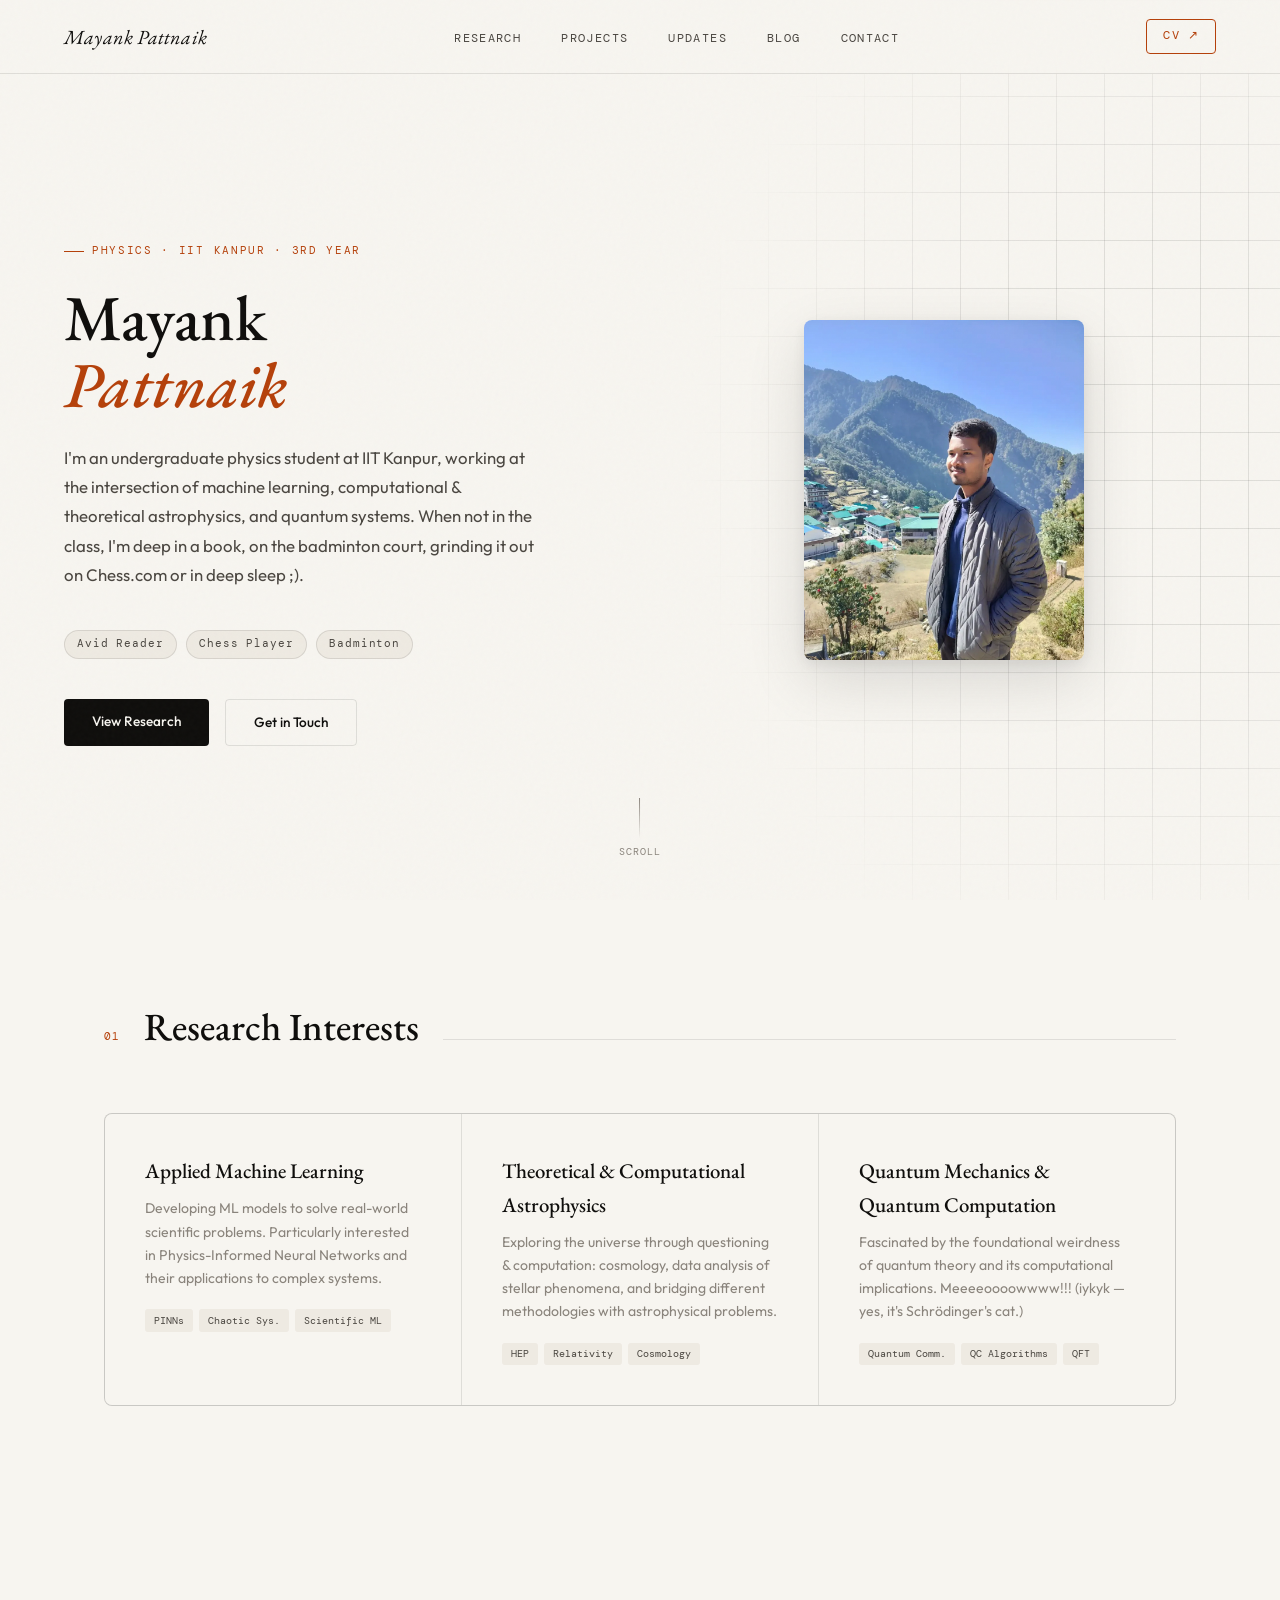
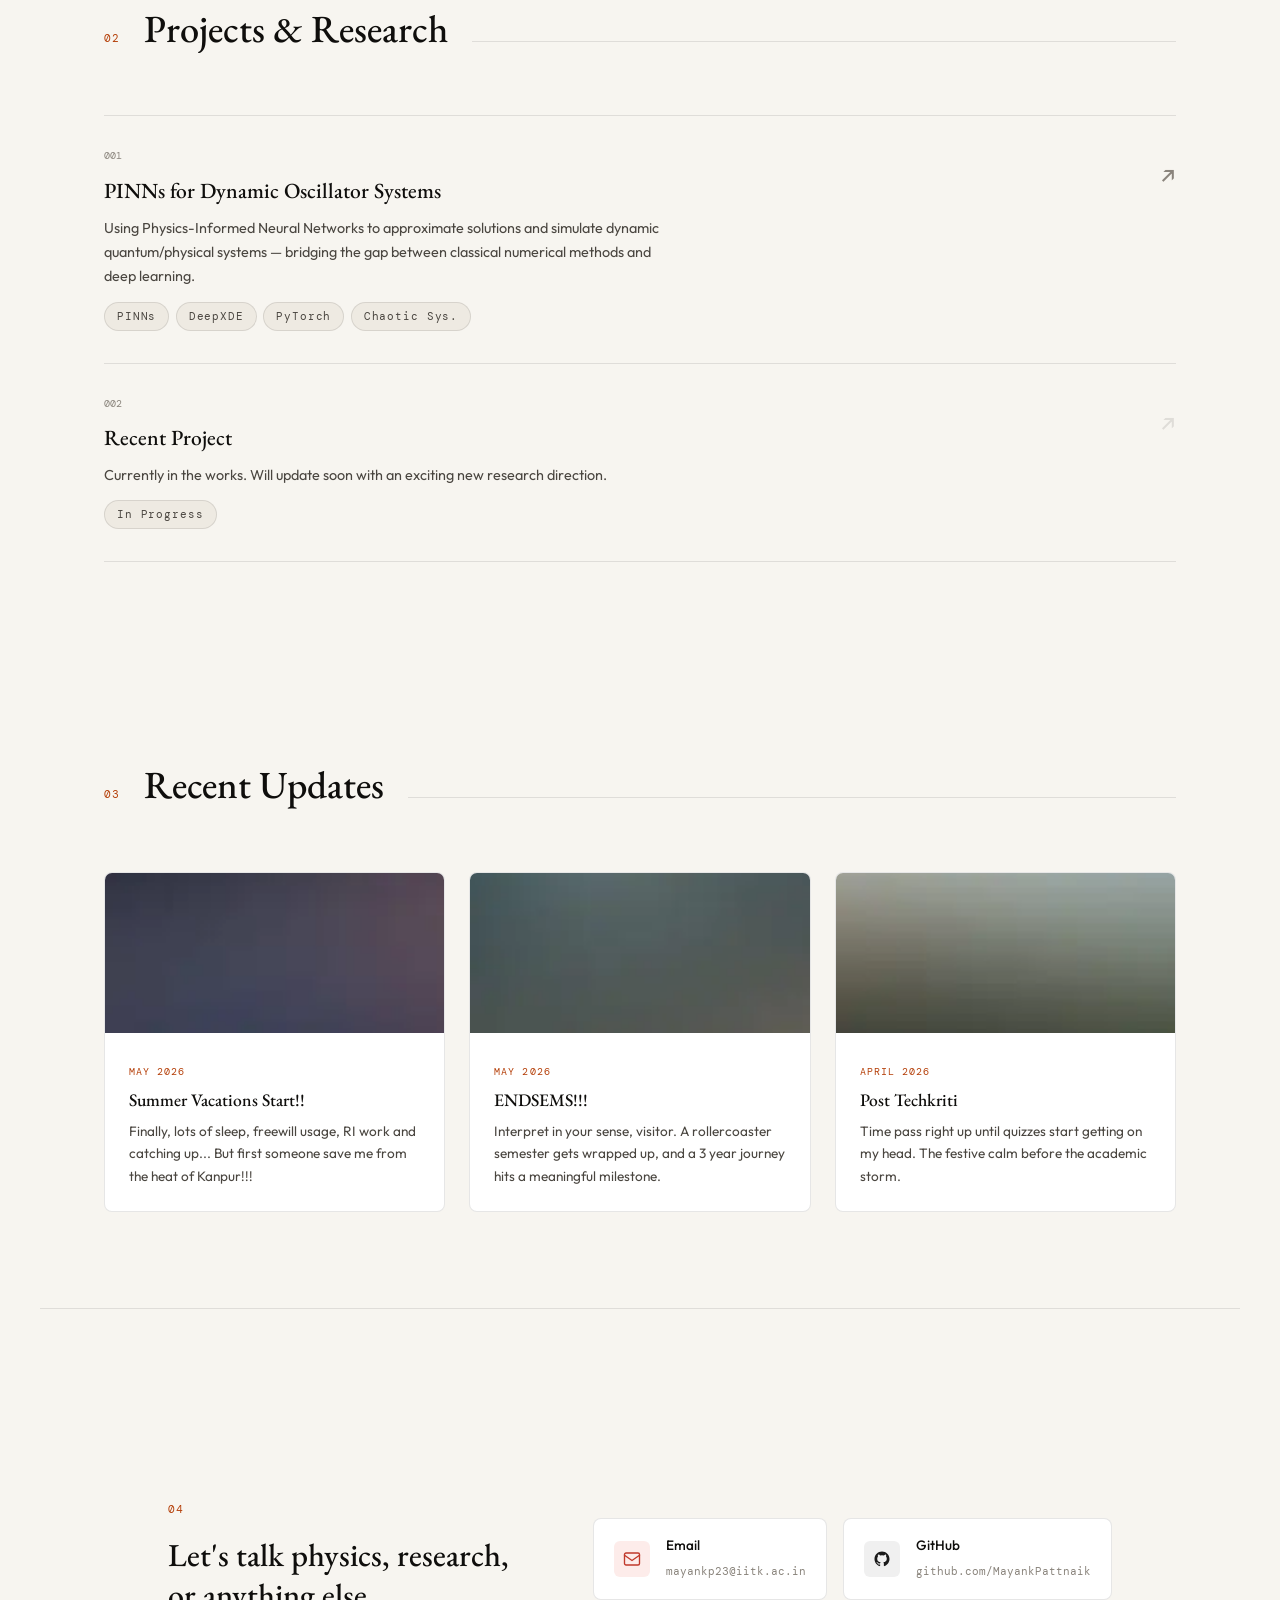
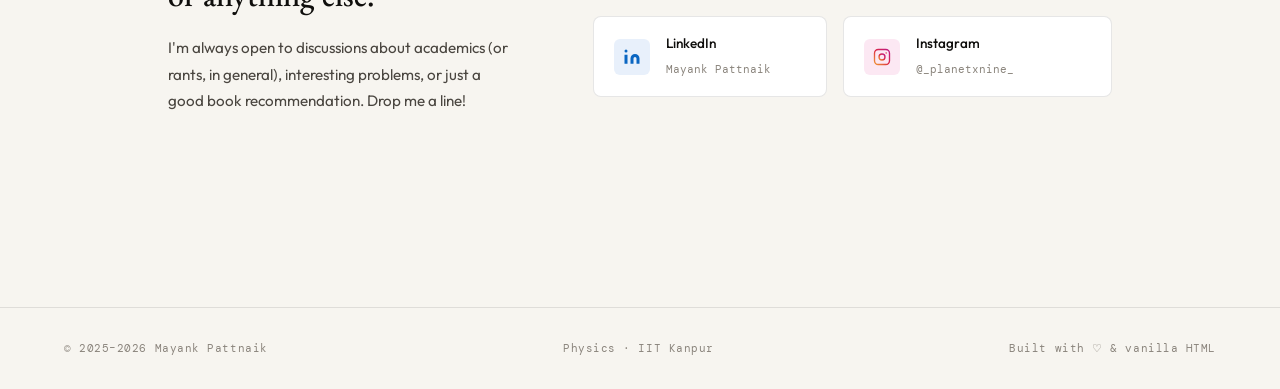
<file: index.html>
<!DOCTYPE html>
<html lang="en">
<head>
  <meta charset="UTF-8" />
  <meta name="viewport" content="width=device-width, initial-scale=1.0" />
  <title>Mayank Pattnaik</title>
  <link rel="preconnect" href="https://fonts.googleapis.com" />
  <link rel="preconnect" href="https://fonts.gstatic.com" crossorigin />
  <link href="https://fonts.googleapis.com/css2?family=EB+Garamond:ital,wght@0,400;0,500;0,600;1,400&family=DM+Mono:wght@300;400;500&family=Outfit:wght@300;400;500;600&display=swap" rel="stylesheet" />
  <style>
    /* ── Reset & Base ─────────────────────────────────────────────── */
    *, *::before, *::after { box-sizing: border-box; margin: 0; padding: 0; }
    :root {
      --ink:      #0f0e0c;
      --ink-soft: #4a4640;
      --ink-mute: #8a847c;
      --paper:    #f7f5f0;
      --paper-2:  #eeeae2;
      --accent:   #b5400a;
      --accent-2: #1a3a5c;
      --gold:     #c9a84c;
      --line:     rgba(15,14,12,0.1);
      --r: 4px;
      --sans: 'Outfit', sans-serif;
      --serif: 'EB Garamond', serif;
      --mono: 'DM Mono', monospace;
    }

    html { scroll-behavior: smooth; }

    body {
      font-family: var(--sans);
      background: var(--paper);
      color: var(--ink);
      line-height: 1.6;
      overflow-x: hidden;
    }

    ::selection { background: var(--accent); color: #fff; }

    /* ── Noise Texture Overlay ────────────────────────────────────── */
    body::before {
      content: '';
      position: fixed;
      inset: 0;
      background-image: url("data:image/svg+xml,%3Csvg viewBox='0 0 256 256' xmlns='http://www.w3.org/2000/svg'%3E%3Cfilter id='n'%3E%3CfeTurbulence type='fractalNoise' baseFrequency='0.9' numOctaves='4' stitchTiles='stitch'/%3E%3C/filter%3E%3Crect width='100%25' height='100%25' filter='url(%23n)' opacity='1'/%3E%3C/svg%3E");
      opacity: 0.025;
      pointer-events: none;
      z-index: 9999;
    }

    /* ── Navigation ───────────────────────────────────────────────── */
    nav {
      position: fixed;
      top: 0; left: 0; right: 0;
      z-index: 100;
      display: flex;
      align-items: center;
      justify-content: space-between;
      padding: 1.2rem 4rem;
      background: rgba(247,245,240,0.85);
      backdrop-filter: blur(12px);
      border-bottom: 1px solid var(--line);
      transition: padding 0.3s;
    }

    .nav-logo {
      font-family: var(--serif);
      font-size: 1.25rem;
      font-style: italic;
      color: var(--ink);
      text-decoration: none;
      letter-spacing: 0.01em;
    }

    .nav-links {
      display: flex;
      gap: 2.5rem;
      list-style: none;
    }

    .nav-links a {
      font-family: var(--mono);
      font-size: 0.72rem;
      font-weight: 400;
      letter-spacing: 0.12em;
      text-transform: uppercase;
      color: var(--ink-soft);
      text-decoration: none;
      position: relative;
      transition: color 0.2s;
    }

    .nav-links a::after {
      content: '';
      position: absolute;
      bottom: -3px; left: 0;
      width: 0; height: 1px;
      background: var(--accent);
      transition: width 0.3s ease;
    }

    .nav-links a:hover { color: var(--accent); }
    .nav-links a:hover::after { width: 100%; }

    .nav-cv {
      font-family: var(--mono);
      font-size: 0.72rem;
      letter-spacing: 0.1em;
      text-transform: uppercase;
      color: var(--accent);
      text-decoration: none;
      border: 1px solid var(--accent);
      padding: 0.45rem 1rem;
      border-radius: var(--r);
      transition: background 0.2s, color 0.2s;
    }
    .nav-cv:hover { background: var(--accent); color: #fff; }

    /* ── Hero ─────────────────────────────────────────────────────── */
    #hero {
      min-height: 100vh;
      display: grid;
      grid-template-columns: 1fr 1fr;
      align-items: center;
      padding: 7rem 4rem 4rem;
      gap: 4rem;
      position: relative;
      overflow: hidden;
    }

    /* Decorative grid */
    #hero::before {
      content: '';
      position: absolute;
      top: 0; right: 0;
      width: 55%;
      height: 100%;
      background:
        linear-gradient(var(--line) 1px, transparent 1px),
        linear-gradient(90deg, var(--line) 1px, transparent 1px);
      background-size: 48px 48px;
      mask-image: radial-gradient(ellipse 80% 80% at 80% 50%, black 30%, transparent 80%);
      pointer-events: none;
    }

    .hero-text { position: relative; }

    .hero-tag {
      display: inline-flex;
      align-items: center;
      gap: 0.5rem;
      font-family: var(--mono);
      font-size: 0.7rem;
      letter-spacing: 0.15em;
      text-transform: uppercase;
      color: var(--accent);
      margin-bottom: 1.5rem;
      opacity: 0;
      animation: fadeUp 0.7s 0.2s forwards;
    }

    .hero-tag::before {
      content: '';
      width: 20px; height: 1px;
      background: var(--accent);
    }

    h1 {
      font-family: var(--serif);
      font-size: clamp(3rem, 5vw, 5rem);
      font-weight: 500;
      line-height: 1.05;
      color: var(--ink);
      margin-bottom: 1.5rem;
      opacity: 0;
      animation: fadeUp 0.7s 0.35s forwards;
    }

    h1 em {
      font-style: italic;
      color: var(--accent);
    }

    .hero-bio {
      font-size: 1.05rem;
      color: var(--ink-soft);
      max-width: 480px;
      margin-bottom: 2.5rem;
      line-height: 1.75;
      opacity: 0;
      animation: fadeUp 0.7s 0.5s forwards;
    }

    .hero-chips {
      display: flex;
      flex-wrap: wrap;
      gap: 0.6rem;
      margin-bottom: 2.5rem;
      opacity: 0;
      animation: fadeUp 0.7s 0.65s forwards;
    }

    .chip {
      font-family: var(--mono);
      font-size: 0.68rem;
      letter-spacing: 0.08em;
      padding: 0.3rem 0.75rem;
      border: 1px solid var(--line);
      border-radius: 999px;
      color: var(--ink-soft);
      background: var(--paper-2);
    }

    .hero-actions {
      display: flex;
      gap: 1rem;
      opacity: 0;
      animation: fadeUp 0.7s 0.8s forwards;
    }

    .btn-primary {
      font-family: var(--sans);
      font-size: 0.85rem;
      font-weight: 500;
      padding: 0.75rem 1.75rem;
      background: var(--ink);
      color: var(--paper);
      border: none;
      border-radius: var(--r);
      text-decoration: none;
      transition: background 0.2s, transform 0.15s;
      cursor: pointer;
    }
    .btn-primary:hover { background: var(--accent); transform: translateY(-1px); }

    .btn-secondary {
      font-family: var(--sans);
      font-size: 0.85rem;
      font-weight: 500;
      padding: 0.75rem 1.75rem;
      background: transparent;
      color: var(--ink);
      border: 1px solid var(--line);
      border-radius: var(--r);
      text-decoration: none;
      transition: border-color 0.2s, transform 0.15s;
      cursor: pointer;
    }
    .btn-secondary:hover { border-color: var(--ink); transform: translateY(-1px); }

    /* Hero image / card */
    .hero-card {
      position: relative;
      display: flex;
      flex-direction: column;
      align-items: center;
      opacity: 0;
      animation: fadeIn 1s 0.4s forwards;
    }

    .hero-img-wrap {
      width: 280px;
      height: 340px;
      border-radius: 8px;
      overflow: hidden;
      position: relative;
      box-shadow: 0 20px 60px rgba(0,0,0,0.12), 0 4px 16px rgba(0,0,0,0.08);
    }

    .hero-img-wrap img {
      width: 100%; height: 100%;
      object-fit: cover;
      object-position: top;
      display: block;
      transition: transform 0.5s ease;
    }
    .hero-img-wrap:hover img { transform: scale(1.03); }

    /* Floating stat cards */
    .stat-card {
      position: absolute;
      background: #fff;
      border: 1px solid var(--line);
      border-radius: 8px;
      padding: 0.8rem 1.1rem;
      box-shadow: 0 8px 24px rgba(0,0,0,0.08);
      display: flex;
      align-items: center;
      gap: 0.6rem;
    }

    .stat-card.left {
      left: -70px;
      top: 40%;
      animation: float 3s ease-in-out infinite;
    }

    .stat-card.right {
      right: -55px;
      bottom: 20%;
      animation: float 3s ease-in-out 1.5s infinite;
    }

    .stat-icon { font-size: 1.3rem; }

    .stat-text strong {
      display: block;
      font-size: 0.85rem;
      font-weight: 600;
      color: var(--ink);
    }

    .stat-text span {
      font-family: var(--mono);
      font-size: 0.62rem;
      color: var(--ink-mute);
      letter-spacing: 0.06em;
    }

    /* scroll indicator */
    .scroll-hint {
      position: absolute;
      bottom: 2.5rem;
      left: 50%;
      transform: translateX(-50%);
      display: flex;
      flex-direction: column;
      align-items: center;
      gap: 0.4rem;
      font-family: var(--mono);
      font-size: 0.62rem;
      letter-spacing: 0.1em;
      text-transform: uppercase;
      color: var(--ink-mute);
      opacity: 0;
      animation: fadeIn 1s 1.2s forwards;
    }

    .scroll-line {
      width: 1px;
      height: 40px;
      background: linear-gradient(to bottom, var(--ink-mute), transparent);
      animation: scrollPulse 1.8s ease-in-out infinite;
    }

    /* ── Section Shared ──────────────────────────────────────────── */
    section {
      padding: 6rem 4rem;
      max-width: 1200px;
      margin: 0 auto;
    }

    .section-header {
      display: flex;
      align-items: baseline;
      gap: 1.5rem;
      margin-bottom: 3.5rem;
    }

    .section-num {
      font-family: var(--mono);
      font-size: 0.7rem;
      color: var(--accent);
      letter-spacing: 0.1em;
    }

    .section-title {
      font-family: var(--serif);
      font-size: clamp(1.8rem, 3vw, 2.6rem);
      font-weight: 500;
      color: var(--ink);
    }

    .section-line {
      flex: 1;
      height: 1px;
      background: var(--line);
    }

    /* ── Research Interests ───────────────────────────────────────── */
    #research {
      background: var(--paper);
      max-width: 100%;
      padding: 6rem 0;
    }

    #research .inner {
      max-width: 1200px;
      margin: 0 auto;
      padding: 0 4rem;
    }

    .research-grid {
      display: grid;
      grid-template-columns: repeat(3, 1fr);
      gap: 1.5px;
      background: var(--line);
      border: 1px solid var(--line);
      border-radius: 8px;
      overflow: hidden;
    }

    .research-card {
      background: var(--paper);
      padding: 2.5rem;
      position: relative;
      overflow: hidden;
      transition: background 0.3s;
      cursor: default;
    }

    .research-card::before {
      content: '';
      position: absolute;
      top: 0; left: 0;
      width: 100%; height: 3px;
      background: var(--accent);
      transform: scaleX(0);
      transform-origin: left;
      transition: transform 0.4s ease;
    }

    .research-card:hover { background: #fff; }
    .research-card:hover::before { transform: scaleX(1); }

    .rc-icon {
      font-size: 2rem;
      margin-bottom: 1rem;
      display: block;
    }

    .rc-title {
      font-family: var(--serif);
      font-size: 1.3rem;
      font-weight: 500;
      color: var(--ink);
      margin-bottom: 0.6rem;
    }

    .rc-desc {
      font-size: 0.88rem;
      color: var(--ink-mute);
      line-height: 1.65;
    }

    .rc-tags {
      display: flex;
      flex-wrap: wrap;
      gap: 0.4rem;
      margin-top: 1.2rem;
    }

    .rc-tag {
      font-family: var(--mono);
      font-size: 0.62rem;
      padding: 0.2rem 0.55rem;
      background: var(--paper-2);
      border-radius: 3px;
      color: var(--ink-soft);
    }

    /* ── Projects ─────────────────────────────────────────────────── */
    .project-item {
      display: grid;
      grid-template-columns: 1fr auto;
      align-items: start;
      gap: 2rem;
      padding: 2rem 0;
      border-bottom: 1px solid var(--line);
      transition: padding-left 0.3s;
      text-decoration: none;
      color: inherit;
    }

    .project-item:first-of-type { border-top: 1px solid var(--line); }
    .project-item:hover { padding-left: 0.75rem; }

    .proj-num {
      font-family: var(--mono);
      font-size: 0.65rem;
      color: var(--ink-mute);
      margin-bottom: 0.5rem;
    }

    .proj-title {
      font-family: var(--serif);
      font-size: 1.35rem;
      font-weight: 500;
      color: var(--ink);
      margin-bottom: 0.5rem;
      transition: color 0.2s;
    }

    .project-item:hover .proj-title { color: var(--accent); }

    .proj-desc {
      font-size: 0.9rem;
      color: var(--ink-soft);
      max-width: 560px;
      line-height: 1.7;
    }

    .proj-tech {
      display: flex;
      flex-wrap: wrap;
      gap: 0.4rem;
      margin-top: 0.8rem;
    }

    .proj-arrow {
      font-size: 1.5rem;
      color: var(--ink-mute);
      transition: transform 0.3s, color 0.2s;
      margin-top: 0.5rem;
    }

    .project-item:hover .proj-arrow {
      transform: translate(4px, -4px);
      color: var(--accent);
    }

    /* ── Updates / Timeline ────────────────────────────────────────── */
    .updates-grid {
      display: grid;
      grid-template-columns: 1fr 1fr 1fr;
      gap: 1.5rem;
    }

    .update-card {
      background: #fff;
      border: 1px solid var(--line);
      border-radius: 8px;
      overflow: hidden;
      transition: transform 0.3s, box-shadow 0.3s;
    }

    .update-card:hover {
      transform: translateY(-6px);
      box-shadow: 0 16px 40px rgba(0,0,0,0.1);
    }

    .update-img {
      width: 100%;
      height: 160px;
      object-fit: cover;
    }

    .update-body { padding: 1.5rem; }

    .update-date {
      font-family: var(--mono);
      font-size: 0.65rem;
      letter-spacing: 0.1em;
      text-transform: uppercase;
      color: var(--accent);
      margin-bottom: 0.5rem;
    }

    .update-title {
      font-family: var(--serif);
      font-size: 1.1rem;
      font-weight: 500;
      color: var(--ink);
      margin-bottom: 0.5rem;
      line-height: 1.3;
    }

    .update-text {
      font-size: 0.85rem;
      color: var(--ink-soft);
      line-height: 1.65;
    }

    /* ── Highlight Banner ─────────────────────────────────────────── */
    #highlight {
      max-width: 100%;
      padding: 0;
      background: var(--accent-2);
    }

    .highlight-inner {
      max-width: 1200px;
      margin: 0 auto;
      padding: 4rem;
      display: grid;
      grid-template-columns: 1fr auto;
      align-items: center;
      gap: 2rem;
    }

    .hl-label {
      font-family: var(--mono);
      font-size: 0.65rem;
      letter-spacing: 0.15em;
      text-transform: uppercase;
      color: rgba(255,255,255,0.5);
      margin-bottom: 0.75rem;
    }

    .hl-title {
      font-family: var(--serif);
      font-size: 2rem;
      font-weight: 500;
      color: #fff;
      margin-bottom: 0.75rem;
    }

    .hl-desc {
      font-size: 0.95rem;
      color: rgba(255,255,255,0.7);
      max-width: 520px;
      line-height: 1.7;
    }

    .hl-badge {
      background: var(--gold);
      color: var(--ink);
      font-family: var(--serif);
      font-size: 1rem;
      font-weight: 600;
      padding: 1rem 1.5rem;
      border-radius: 8px;
      text-align: center;
      white-space: nowrap;
    }

    .hl-badge small {
      display: block;
      font-family: var(--mono);
      font-size: 0.6rem;
      font-weight: 400;
      letter-spacing: 0.1em;
      text-transform: uppercase;
      margin-bottom: 0.2rem;
      color: rgba(15,14,12,0.6);
    }

    /* ── Contact ──────────────────────────────────────────────────── */
    #contact {
      display: grid;
      /* grid-template-columns: 1fr 1fr; */
      gap: 5rem;
      align-items: start;
      max-width: 1200px;
      margin: 0 auto;
      padding: 6rem 4rem;
    }

    .contact-intro {
      font-family: var(--serif);
      font-size: 2rem;
      font-weight: 500;
      line-height: 1.25;
      color: var(--ink);
      margin-bottom: 1.25rem;
    }

    .contact-sub {
      font-size: 0.95rem;
      color: var(--ink-soft);
      line-height: 1.75;
    }

    .contact-links {
      display: grid;
      grid-template-columns: 1fr 1fr;
      gap: 1rem;
      margin-top: 1rem;
    }

    .contact-link {
      display: flex;
      align-items: center;
      gap: 1rem;
      padding: 1rem 1.25rem;
      border: 1px solid var(--line);
      border-radius: 8px;
      text-decoration: none;
      color: var(--ink);
      transition: border-color 0.2s, transform 0.2s, box-shadow 0.2s;
      background: #fff;
    }

    .contact-link:hover {
      border-color: var(--accent);
      transform: translateX(6px);
      box-shadow: 0 4px 16px rgba(0,0,0,0.06);
    }

    .cl-icon {
      width: 36px; height: 36px;
      display: flex; align-items: center; justify-content: center;
      background: var(--paper-2);
      border-radius: 6px;
      font-size: 1rem;
      flex-shrink: 0;
    }

    .cl-text strong {
      display: block;
      font-size: 0.85rem;
      font-weight: 500;
      color: var(--ink);
    }

    .cl-text span {
      font-family: var(--mono);
      font-size: 0.7rem;
      color: var(--ink-mute);
    }

    /* ── Footer ───────────────────────────────────────────────────── */
    footer {
      border-top: 1px solid var(--line);
      padding: 2rem 4rem;
      display: flex;
      align-items: center;
      justify-content: space-between;
      font-family: var(--mono);
      font-size: 0.68rem;
      color: var(--ink-mute);
      letter-spacing: 0.05em;
    }

    /* ── Animations ───────────────────────────────────────────────── */
    @keyframes fadeUp {
      from { opacity: 0; transform: translateY(20px); }
      to   { opacity: 1; transform: translateY(0); }
    }

    @keyframes fadeIn {
      from { opacity: 0; }
      to   { opacity: 1; }
    }

    @keyframes float {
      0%, 100% { transform: translateY(0); }
      50%       { transform: translateY(-8px); }
    }

    @keyframes scrollPulse {
      0%, 100% { opacity: 1; transform: scaleY(1); }
      50%       { opacity: 0.3; transform: scaleY(0.6); }
    }

    /* Intersection observer fade-in */
    .reveal {
      opacity: 0;
      transform: translateY(28px);
      transition: opacity 0.7s ease, transform 0.7s ease;
    }
    .reveal.visible {
      opacity: 1;
      transform: translateY(0);
    }

    /* ── Responsive ───────────────────────────────────────────────── */
    @media (max-width: 900px) {
      nav { padding: 1rem 1.5rem; }
      .nav-links { display: none; }
      #hero {
        grid-template-columns: 1fr;
        padding: 6rem 1.5rem 3rem;
        text-align: center;
      }
      .hero-bio { margin: 0 auto 2rem; }
      .hero-chips, .hero-actions { justify-content: center; }
      .hero-card { margin: 2rem auto 0; }
      .stat-card.left { left: -10px; }
      .stat-card.right { right: -10px; }
      section { padding: 4rem 1.5rem; }
      .research-grid { grid-template-columns: 1fr; }
      .updates-grid { grid-template-columns: 1fr; }
      #contact { grid-template-columns: 1fr; gap: 2rem; padding: 4rem 1.5rem; }
      .highlight-inner { grid-template-columns: 1fr; padding: 2.5rem 1.5rem; }
      footer { padding: 1.5rem; flex-direction: column; gap: 0.5rem; text-align: center; }
    }
  </style>
</head>
<body>

  <!-- ── Navigation ──────────────────────────────────────────────── -->
  <nav>
    <a href="#hero" class="nav-logo">Mayank Pattnaik</a>
    <ul class="nav-links">
      <li><a href="#research">Research</a></li>
      <li><a href="#projects">Projects</a></li>
      <li><a href="#updates">Updates</a></li>
      <li><a href="blog.html">Blog</a></li>
      <li><a href="#contact">Contact</a></li>
    </ul>
    <a href="https://drive.google.com/file/d/1q1FvFjvMqiW37TLAybMLHHpsjA6fplzY/view?usp=sharing" target="_blank" class="nav-cv">CV ↗</a>
  </nav>

  <!-- ── Hero ────────────────────────────────────────────────────── -->
  <section id="hero" style="max-width:100%;padding-top:7rem;padding-bottom:2rem;">
    <div class="hero-text">
      <div class="hero-tag">Physics · IIT Kanpur · 3rd Year</div>
      <h1>Mayank<br /><em>Pattnaik</em></h1>
      <p class="hero-bio">
        I'm an undergraduate physics student at IIT Kanpur, working at the intersection of
        machine learning, computational & theoretical astrophysics, and quantum systems. When not in the class,
        I'm deep in a book, on the badminton court, grinding it out on Chess.com or in deep sleep ;).
      </p>
      <div class="hero-chips">
        <span class="chip">Avid Reader</span>
        <span class="chip">Chess Player</span>
        <span class="chip">Badminton</span>
        <!-- <span class="chip">Gardening</span> -->
      </div>
      <div class="hero-actions">
        <a href="#projects" class="btn-primary">View Research</a>
        <a href="#contact" class="btn-secondary">Get in Touch</a>
      </div>
    </div>

    <div class="hero-card">
      <div class="hero-img-wrap">
        <img src="images/pic01a.webp" loading="lazy" alt="Mayank Pattnaik" />
      </div>
    </div>

    <div class="scroll-hint">
      <div class="scroll-line"></div>
      Scroll
    </div>
  </section>

  <!-- ── Research Interests ───────────────────────────────────────── -->
  <div id="research" style="padding:6rem 0;background:var(--paper);">
    <div class="inner" style="max-width:1200px;margin:0 auto;padding:0 4rem;">
      <div class="section-header reveal">
        <span class="section-num">01</span>
        <h2 class="section-title">Research Interests</h2>
        <div class="section-line"></div>
      </div>
      <div class="research-grid reveal">
        <div class="research-card">
          <!-- <span class="rc-icon">🤖</span> -->
          <div class="rc-title">Applied Machine Learning</div>
          <p class="rc-desc">Developing ML models to solve real-world scientific problems. Particularly interested in Physics-Informed Neural Networks and their applications to complex systems.</p>
          <div class="rc-tags">
            <span class="rc-tag">PINNs</span>
            <span class="rc-tag">Chaotic Sys.</span>
            <span class="rc-tag">Scientific ML</span>
          </div>
        </div>
        <div class="research-card">
          <!-- <span class="rc-icon">🌌</span> -->
          <div class="rc-title">Theoretical & Computational Astrophysics</div>
          <p class="rc-desc">Exploring the universe through questioning & computation: cosmology, data analysis of stellar phenomena, and bridging different methodologies with astrophysical problems.</p>
          <div class="rc-tags">
            <span class="rc-tag">HEP</span>
            <span class="rc-tag">Relativity</span>
            <span class="rc-tag">Cosmology</span>
          </div>
        </div>
        <div class="research-card">
          <!-- <span class="rc-icon">🐈</span> -->
          <div class="rc-title">Quantum Mechanics & Quantum Computation</div>
          <p class="rc-desc">Fascinated by the foundational weirdness of quantum theory and its computational implications. Meeeeoooowwww!!! (iykyk — yes, it's Schrödinger's cat.)</p>
          <div class="rc-tags">
            <span class="rc-tag">Quantum Comm.</span>
            <span class="rc-tag">QC Algorithms</span>
            <span class="rc-tag">QFT</span>
          </div>
        </div>
      </div>
    </div>
  </div>

  <!-- ── Projects ─────────────────────────────────────────────────── -->
  <section id="projects" style="max-width:1200px;margin:0 auto;">
    <div class="section-header reveal">
      <span class="section-num">02</span>
      <h2 class="section-title">Projects & Research</h2>
      <div class="section-line"></div>
    </div>

    <a href="https://github.com/MayankPattnaik/Application_of_PINNs_to_dynamic_oscillator_systems" target="_blank" class="project-item reveal">
      <div>
        <div class="proj-num">001</div>
        <div class="proj-title">PINNs for Dynamic Oscillator Systems</div>
        <p class="proj-desc">Using Physics-Informed Neural Networks to approximate solutions and simulate dynamic quantum/physical systems — bridging the gap between classical numerical methods and deep learning.</p>
        <div class="proj-tech">
          <span class="chip">PINNs</span>
          <span class="chip">DeepXDE</span>
          <span class="chip">PyTorch</span>
          <span class="chip">Chaotic Sys.</span>
        </div>
      </div>
      <div class="proj-arrow">↗</div>
    </a>

    <div class="project-item reveal" style="cursor:default;">
      <div>
        <div class="proj-num">002</div>
        <div class="proj-title">Recent Project</div>
        <p class="proj-desc">Currently in the works. Will update soon with an exciting new research direction.</p>
        <div class="proj-tech">
          <span class="chip">In Progress</span>
        </div>
      </div>
      <div class="proj-arrow" style="color:var(--line);">↗</div>
    </div>
  </section>

<!-- ── Updates ──────────────────────────────────────────────────── -->
  <section id="updates" style="max-width:1200px;margin:0 auto;">
    <div class="section-header reveal">
      <span class="section-num">03</span>
      <h2 class="section-title">Recent Updates</h2>
      <div class="section-line"></div>
    </div>
    <div class="updates-grid">
      <div class="update-card reveal">
        <img src="images/pic04.webp" loading="lazy" alt="Winter Vacations" class="update-img" />
        <div class="update-body">
          <div class="update-date">May 2026</div>
          <div class="update-title">Summer Vacations Start!!</div>
          <p class="update-text">Finally, lots of sleep, freewill usage, RI work and catching up... But first someone save me from the heat of Kanpur!!!</p>
        </div>
      </div>
      <div class="update-card reveal">
        <img src="images/pic05.webp" loading="lazy" alt="Endsems" class="update-img" />
        <div class="update-body">
          <div class="update-date">May 2026</div>
          <div class="update-title">ENDSEMS!!!</div>
          <p class="update-text">Interpret in your sense, visitor. A rollercoaster semester gets wrapped up, and a 3 year journey hits a meaningful milestone.</p>
        </div>
      </div>
      <div class="update-card reveal">
        <img src="images/pic06.webp" loading="lazy" alt="Diwali" class="update-img" />
        <div class="update-body">
          <div class="update-date">April 2026</div>
          <div class="update-title">Post Techkriti</div>
          <p class="update-text">Time pass right up until quizzes start getting on my head. The festive calm before the academic storm.</p>
        </div>
      </div>
    </div>
  </section>

  <!-- ── Contact ──────────────────────────────────────────────────── -->
  <div id="contact" style="border-top:1px solid var(--line);">
    <div style="max-width:1200px;margin:0 auto;padding:6rem 4rem;display:grid;grid-template-columns:1fr 1fr;gap:5rem;align-items:center;">
      <div class="reveal">
        <div class="section-num" style="margin-bottom:1rem;">04</div>
        <p class="contact-intro">Let's talk physics, research, or anything else.</p>
        <p class="contact-sub">I'm always open to discussions about academics (or rants, in general), interesting problems, or just a good book recommendation. Drop me a line!</p>
      </div>
      <div class="reveal" style="display:grid;grid-template-columns:1fr 1fr;gap:1rem;">
        <a href="mailto:mayankp23@iitk.ac.in" class="contact-link">
          <div class="cl-icon" style="background:#fdecea;">
            <svg width="18" height="18" viewBox="0 0 24 24" fill="none" xmlns="http://www.w3.org/2000/svg">
              <rect x="2" y="4" width="20" height="16" rx="2" stroke="#c0392b" stroke-width="1.8"/>
              <path d="M2 7l10 7 10-7" stroke="#c0392b" stroke-width="1.8" stroke-linecap="round"/>
            </svg>
          </div>
          <div class="cl-text">
            <strong>Email</strong>
            <span>mayankp23@iitk.ac.in</span>
          </div>
        </a>
        <a href="https://github.com/MayankPattnaik" target="_blank" class="contact-link">
          <div class="cl-icon" style="background:#f0f0f0;">
            <svg width="18" height="18" viewBox="0 0 24 24" fill="#1a1a1a" xmlns="http://www.w3.org/2000/svg">
              <path d="M12 2C6.477 2 2 6.477 2 12c0 4.418 2.865 8.166 6.839 9.489.5.092.682-.217.682-.482 0-.237-.009-.868-.013-1.703-2.782.604-3.369-1.34-3.369-1.34-.454-1.156-1.11-1.463-1.11-1.463-.908-.62.069-.608.069-.608 1.003.07 1.531 1.03 1.531 1.03.892 1.529 2.341 1.087 2.91.832.092-.647.35-1.088.636-1.338-2.22-.253-4.555-1.11-4.555-4.943 0-1.091.39-1.984 1.029-2.683-.103-.253-.446-1.27.098-2.647 0 0 .84-.269 2.75 1.025A9.578 9.578 0 0 1 12 6.836a9.59 9.59 0 0 1 2.504.337c1.909-1.294 2.747-1.025 2.747-1.025.546 1.377.203 2.394.1 2.647.64.699 1.028 1.592 1.028 2.683 0 3.842-2.339 4.687-4.566 4.935.359.309.678.919.678 1.852 0 1.336-.012 2.415-.012 2.743 0 .267.18.578.688.48C19.138 20.163 22 16.418 22 12c0-5.523-4.477-10-10-10z"/>
            </svg>
          </div>
          <div class="cl-text">
            <strong>GitHub</strong>
            <span>github.com/MayankPattnaik</span>
          </div>
        </a>
        <a href="https://www.linkedin.com/in/mayank-pattnaik-92b987280/" target="_blank" class="contact-link">
          <div class="cl-icon" style="background:#e8f0fb;">
            <svg width="18" height="18" viewBox="0 0 24 24" fill="#0a66c2" xmlns="http://www.w3.org/2000/svg">
              <path d="M16 8a6 6 0 0 1 6 6v7h-4v-7a2 2 0 0 0-2-2 2 2 0 0 0-2 2v7h-4v-7a6 6 0 0 1 6-6z"/>
              <rect x="2" y="9" width="4" height="12"/>
              <circle cx="4" cy="4" r="2"/>
            </svg>
          </div>
          <div class="cl-text">
            <strong>LinkedIn</strong>
            <span>Mayank Pattnaik</span>
          </div>
        </a>
        <a href="https://www.instagram.com/_planetxnine_/" target="_blank" class="contact-link">
          <div class="cl-icon" style="background:#fce8f3;">
            <svg width="18" height="18" viewBox="0 0 24 24" fill="none" xmlns="http://www.w3.org/2000/svg">
              <defs>
                <linearGradient id="ig-grad" x1="0%" y1="100%" x2="100%" y2="0%">
                  <stop offset="0%" style="stop-color:#f09433"/>
                  <stop offset="25%" style="stop-color:#e6683c"/>
                  <stop offset="50%" style="stop-color:#dc2743"/>
                  <stop offset="75%" style="stop-color:#cc2366"/>
                  <stop offset="100%" style="stop-color:#bc1888"/>
                </linearGradient>
              </defs>
              <rect x="2" y="2" width="20" height="20" rx="5" stroke="url(#ig-grad)" stroke-width="1.8"/>
              <circle cx="12" cy="12" r="4" stroke="url(#ig-grad)" stroke-width="1.8"/>
              <circle cx="17.5" cy="6.5" r="1" fill="url(#ig-grad)"/>
            </svg>
          </div>
          <div class="cl-text">
            <strong>Instagram</strong>
            <span>@_planetxnine_</span>
          </div>
        </a>
      </div>
    </div>
  </div>

  <!-- ── Footer ──────────────────────────────────────────────────── -->
  <footer>
    <span>© 2025–2026 Mayank Pattnaik</span>
    <span>Physics · IIT Kanpur</span>
    <span>Built with ♡ & vanilla HTML</span>
  </footer>

  <!-- ── JS: Scroll Reveal ─────────────────────────────────────────── -->
  <script>
    const observer = new IntersectionObserver((entries) => {
      entries.forEach((entry, i) => {
        if (entry.isIntersecting) {
          entry.target.style.transitionDelay = (i % 3) * 0.12 + 's';
          entry.target.classList.add('visible');
          observer.unobserve(entry.target);
        }
      });
    }, { threshold: 0.12 });

    document.querySelectorAll('.reveal').forEach(el => observer.observe(el));

    // Nav shrink on scroll
    const nav = document.querySelector('nav');
    window.addEventListener('scroll', () => {
      nav.style.padding = window.scrollY > 60 ? '0.7rem 4rem' : '1.2rem 4rem';
    });
  </script>
</body>
</html>
</file>
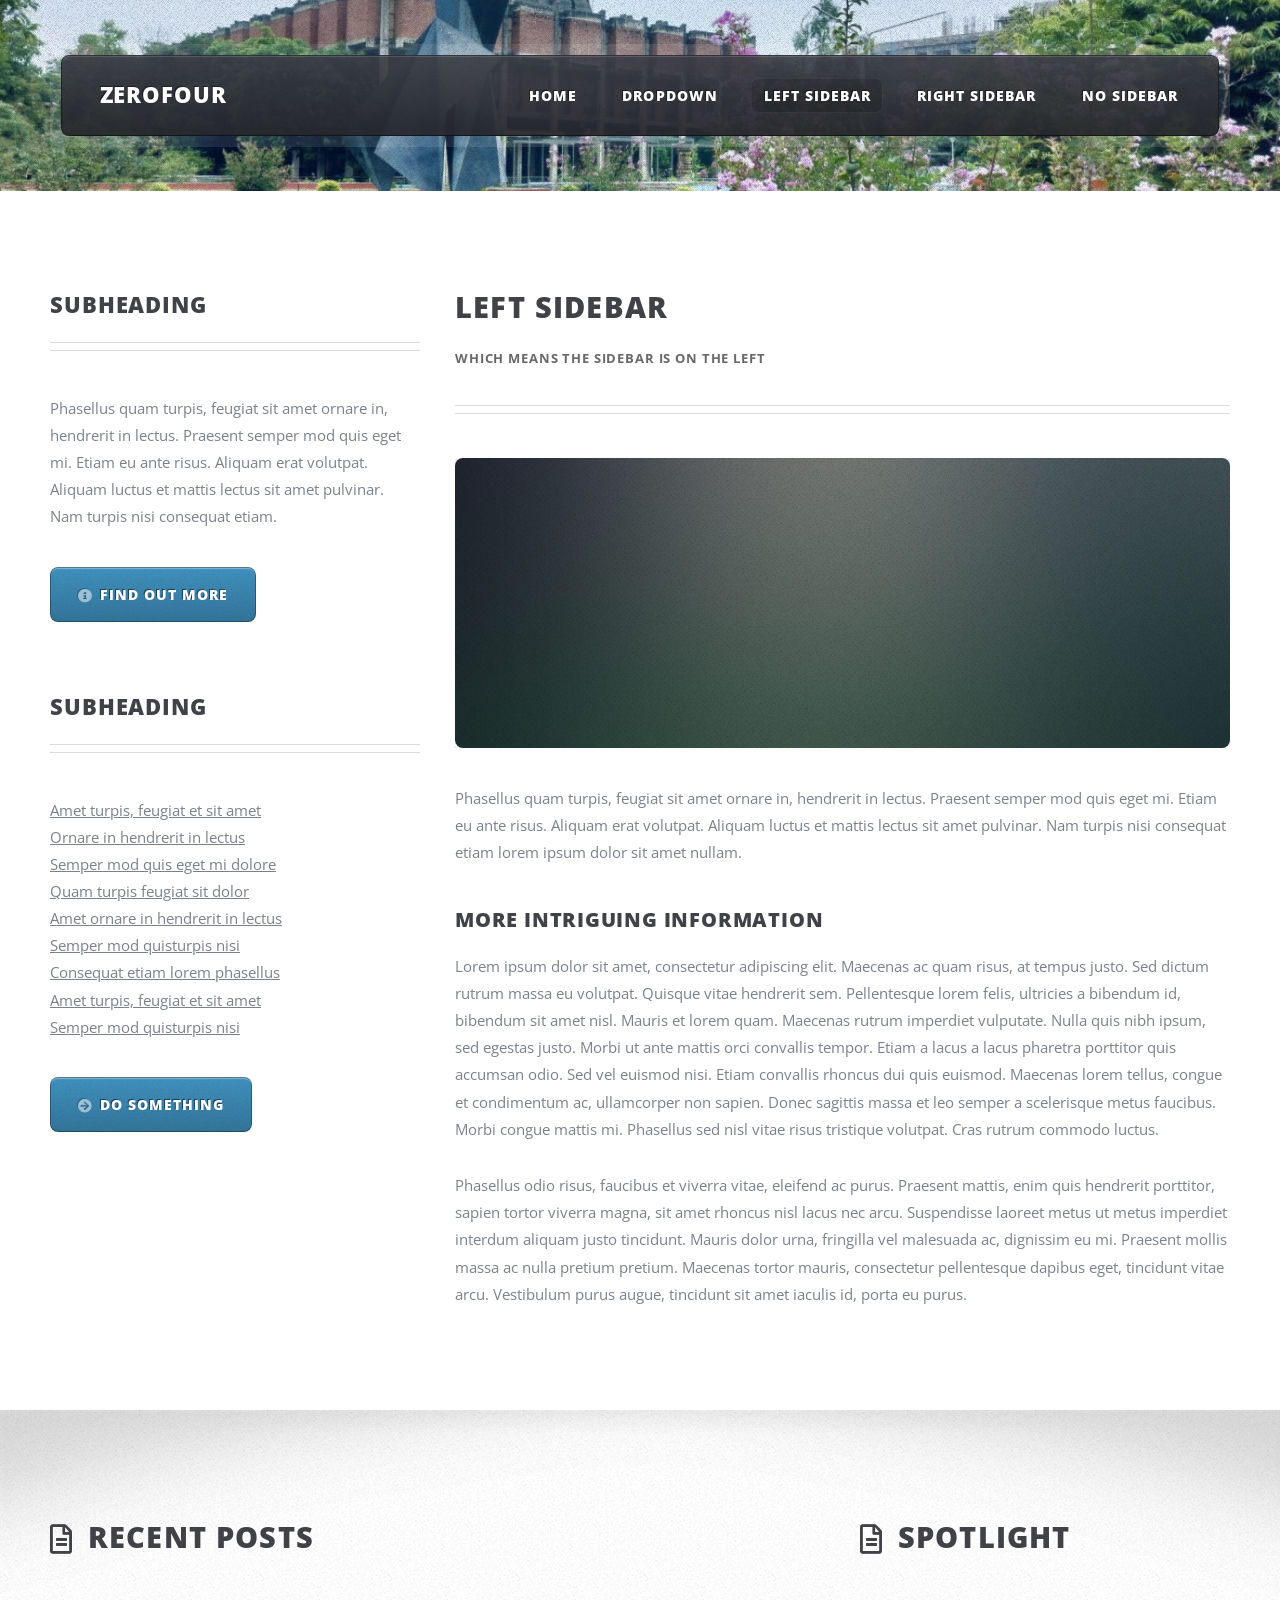
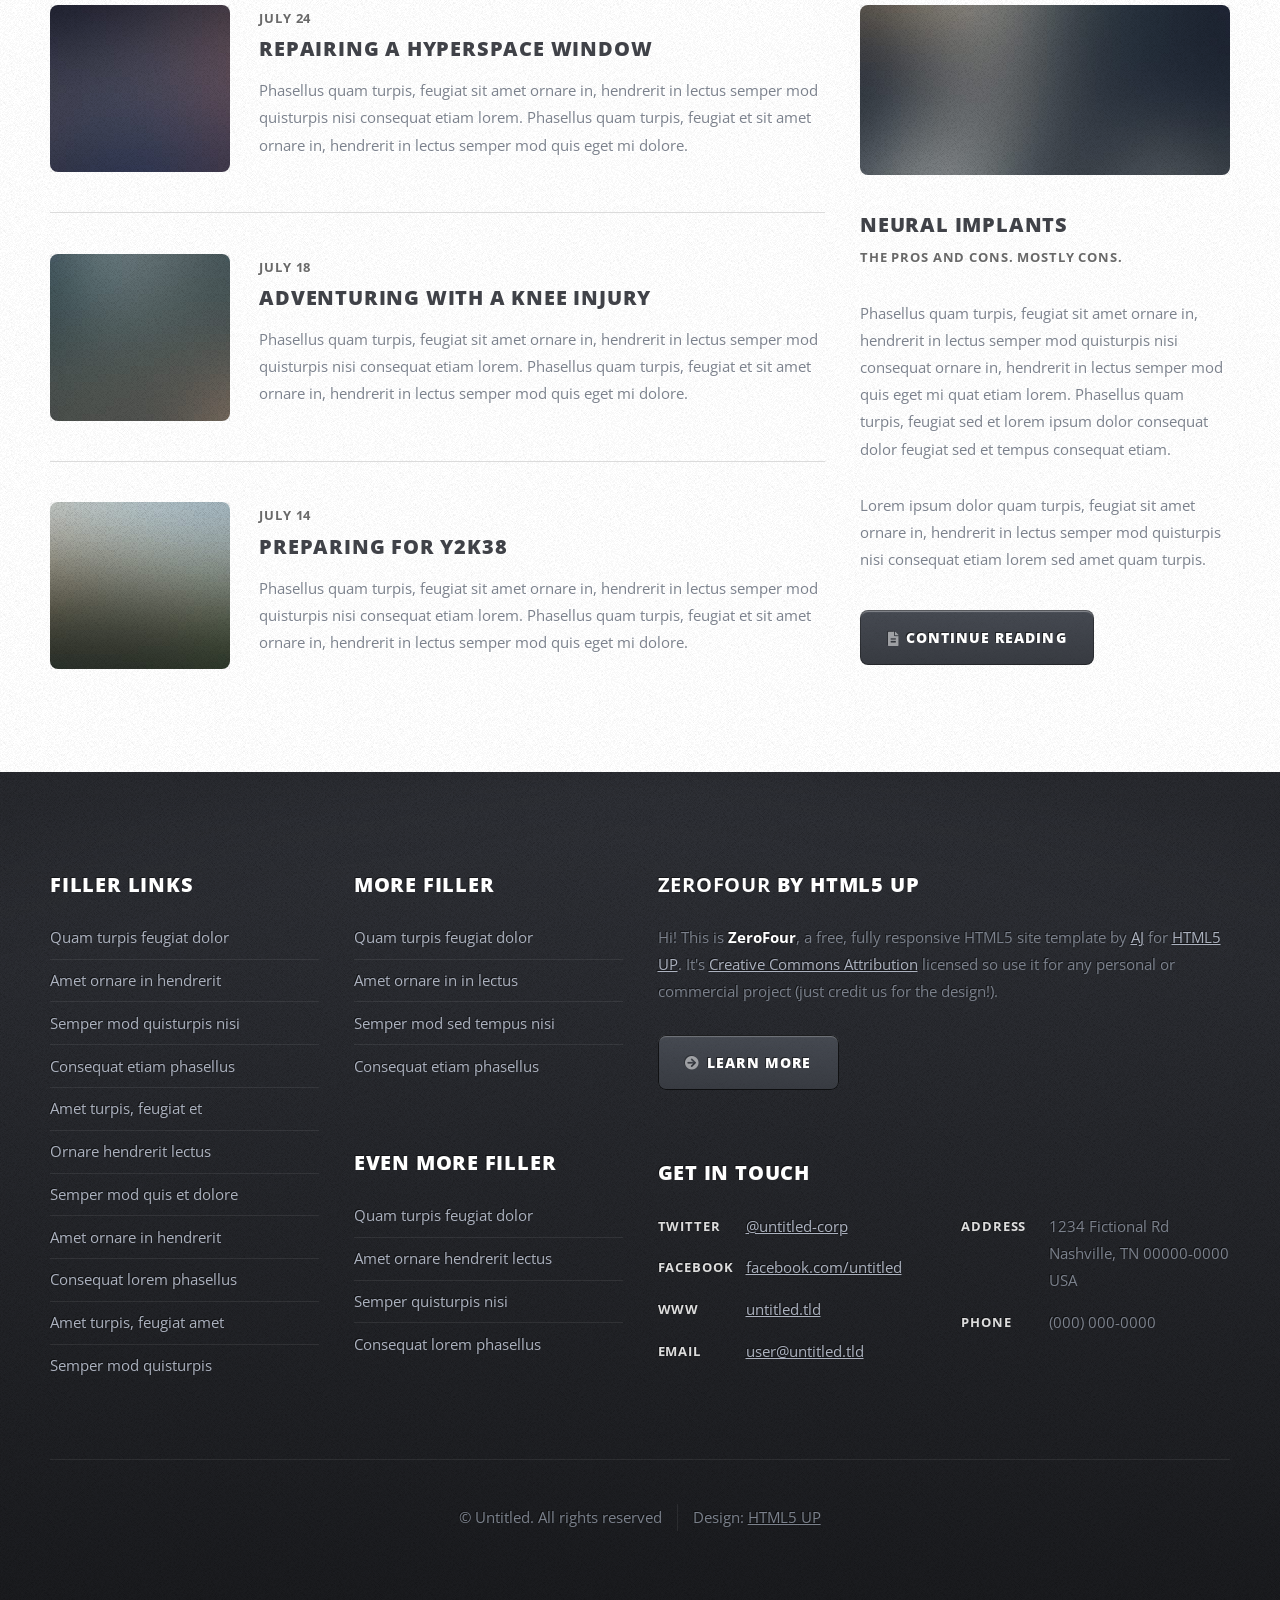
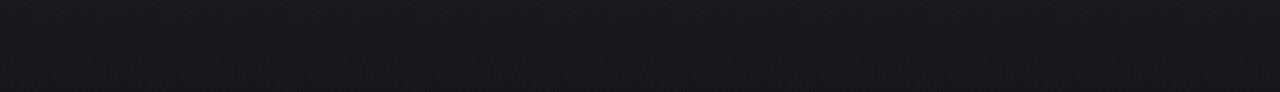
<file: left-sidebar.html>
<!DOCTYPE HTML>
<!--
	ZeroFour by HTML5 UP
	html5up.net | @ajlkn
	Free for personal and commercial use under the CCA 3.0 license (html5up.net/license)
-->
<html>
	<head>
		<title>Left Sidebar - ZeroFour by HTML5 UP</title>
		<meta charset="utf-8" />
		<meta name="viewport" content="width=device-width, initial-scale=1, user-scalable=no" />
		<link rel="stylesheet" href="assets/css/main.css" />
	</head>
	<body class="left-sidebar is-preload">
		<div id="page-wrapper">

			<!-- Header Wrapper -->
				<div id="header-wrapper">
					<div class="container">

						<!-- Header -->
							<header id="header">
								<div class="inner">

									<!-- Logo -->
										<h1><a href="index.html" id="logo">ZeroFour</a></h1>

									<!-- Nav -->
										<nav id="nav">
											<ul>
												<li><a href="index.html">Home</a></li>
												<li>
													<a href="#">Dropdown</a>
													<ul>
														<li><a href="#">Lorem ipsum dolor</a></li>
														<li><a href="#">Magna phasellus</a></li>
														<li>
															<a href="#">Phasellus consequat</a>
															<ul>
																<li><a href="#">Lorem ipsum dolor</a></li>
																<li><a href="#">Phasellus consequat</a></li>
																<li><a href="#">Magna phasellus</a></li>
																<li><a href="#">Etiam dolore nisl</a></li>
															</ul>
														</li>
														<li><a href="#">Veroeros feugiat</a></li>
													</ul>
												</li>
												<li class="current_page_item"><a href="left-sidebar.html">Left Sidebar</a></li>
												<li><a href="right-sidebar.html">Right Sidebar</a></li>
												<li><a href="no-sidebar.html">No Sidebar</a></li>
											</ul>
										</nav>

								</div>
							</header>

					</div>
				</div>

			<!-- Main Wrapper -->
				<div id="main-wrapper">
					<div class="wrapper style2">
						<div class="inner">
							<div class="container">
								<div class="row">
									<div class="col-4 col-12-medium">
										<div id="sidebar">

											<!-- Sidebar -->

												<section>
													<header class="major">
														<h2>Subheading</h2>
													</header>
													<p>Phasellus quam turpis, feugiat sit amet ornare in, hendrerit in lectus.
													Praesent semper mod quis eget mi. Etiam eu ante risus. Aliquam erat volutpat.
													Aliquam luctus et mattis lectus sit amet pulvinar. Nam turpis nisi
													consequat etiam.</p>
													<footer>
														<a href="#" class="button icon solid fa-info-circle">Find out more</a>
													</footer>
												</section>

												<section>
													<header class="major">
														<h2>Subheading</h2>
													</header>
													<ul class="style2">
														<li><a href="#">Amet turpis, feugiat et sit amet</a></li>
														<li><a href="#">Ornare in hendrerit in lectus</a></li>
														<li><a href="#">Semper mod quis eget mi dolore</a></li>
														<li><a href="#">Quam turpis feugiat sit dolor</a></li>
														<li><a href="#">Amet ornare in hendrerit in lectus</a></li>
														<li><a href="#">Semper mod quisturpis nisi</a></li>
														<li><a href="#">Consequat etiam lorem phasellus</a></li>
														<li><a href="#">Amet turpis, feugiat et sit amet</a></li>
														<li><a href="#">Semper mod quisturpis nisi</a></li>
													</ul>
													<footer>
														<a href="#" class="button icon solid fa-arrow-circle-right">Do Something</a>
													</footer>
												</section>

										</div>
									</div>
									<div class="col-8 col-12-medium imp-medium">
										<div id="content">

											<!-- Content -->

												<article>
													<header class="major">
														<h2>Left Sidebar</h2>
														<p>Which means the sidebar is on the left</p>
													</header>

													<span class="image featured"><img src="images/pic08.jpg" alt="" /></span>

													<p>Phasellus quam turpis, feugiat sit amet ornare in, hendrerit in lectus.
													Praesent semper mod quis eget mi. Etiam eu ante risus. Aliquam erat volutpat.
													Aliquam luctus et mattis lectus sit amet pulvinar. Nam turpis nisi
													consequat etiam lorem ipsum dolor sit amet nullam.</p>

													<h3>More intriguing information</h3>
													<p>Lorem ipsum dolor sit amet, consectetur adipiscing elit. Maecenas ac quam risus, at tempus
													justo. Sed dictum rutrum massa eu volutpat. Quisque vitae hendrerit sem. Pellentesque lorem felis,
													ultricies a bibendum id, bibendum sit amet nisl. Mauris et lorem quam. Maecenas rutrum imperdiet
													vulputate. Nulla quis nibh ipsum, sed egestas justo. Morbi ut ante mattis orci convallis tempor.
													Etiam a lacus a lacus pharetra porttitor quis accumsan odio. Sed vel euismod nisi. Etiam convallis
													rhoncus dui quis euismod. Maecenas lorem tellus, congue et condimentum ac, ullamcorper non sapien.
													Donec sagittis massa et leo semper a scelerisque metus faucibus. Morbi congue mattis mi.
													Phasellus sed nisl vitae risus tristique volutpat. Cras rutrum commodo luctus.</p>

													<p>Phasellus odio risus, faucibus et viverra vitae, eleifend ac purus. Praesent mattis, enim
													quis hendrerit porttitor, sapien tortor viverra magna, sit amet rhoncus nisl lacus nec arcu.
													Suspendisse laoreet metus ut metus imperdiet interdum aliquam justo tincidunt. Mauris dolor urna,
													fringilla vel malesuada ac, dignissim eu mi. Praesent mollis massa ac nulla pretium pretium.
													Maecenas tortor mauris, consectetur pellentesque dapibus eget, tincidunt vitae arcu.
													Vestibulum purus augue, tincidunt sit amet iaculis id, porta eu purus.</p>
												</article>

										</div>
									</div>
								</div>
							</div>
						</div>
					</div>
					<div class="wrapper style3">
						<div class="inner">
							<div class="container">
								<div class="row">
									<div class="col-8 col-12-medium">

										<!-- Article list -->
											<section class="box article-list">
												<h2 class="icon fa-file-alt">Recent Posts</h2>

												<!-- Excerpt -->
													<article class="box excerpt">
														<a href="#" class="image left"><img src="images/pic04.jpg" alt="" /></a>
														<div>
															<header>
																<span class="date">July 24</span>
																<h3><a href="#">Repairing a hyperspace window</a></h3>
															</header>
															<p>Phasellus quam turpis, feugiat sit amet ornare in, hendrerit in lectus
															semper mod quisturpis nisi consequat etiam lorem. Phasellus quam turpis,
															feugiat et sit amet ornare in, hendrerit in lectus semper mod quis eget mi dolore.</p>
														</div>
													</article>

												<!-- Excerpt -->
													<article class="box excerpt">
														<a href="#" class="image left"><img src="images/pic05.jpg" alt="" /></a>
														<div>
															<header>
																<span class="date">July 18</span>
																<h3><a href="#">Adventuring with a knee injury</a></h3>
															</header>
															<p>Phasellus quam turpis, feugiat sit amet ornare in, hendrerit in lectus
															semper mod quisturpis nisi consequat etiam lorem. Phasellus quam turpis,
															feugiat et sit amet ornare in, hendrerit in lectus semper mod quis eget mi dolore.</p>
														</div>
													</article>

												<!-- Excerpt -->
													<article class="box excerpt">
														<a href="#" class="image left"><img src="images/pic06.jpg" alt="" /></a>
														<div>
															<header>
																<span class="date">July 14</span>
																<h3><a href="#">Preparing for Y2K38</a></h3>
															</header>
															<p>Phasellus quam turpis, feugiat sit amet ornare in, hendrerit in lectus
															semper mod quisturpis nisi consequat etiam lorem. Phasellus quam turpis,
															feugiat et sit amet ornare in, hendrerit in lectus semper mod quis eget mi dolore.</p>
														</div>
													</article>

											</section>
									</div>
									<div class="col-4 col-12-medium">

										<!-- Spotlight -->
											<section class="box spotlight">
												<h2 class="icon fa-file-alt">Spotlight</h2>
												<article>
													<a href="#" class="image featured"><img src="images/pic07.jpg" alt=""></a>
													<header>
														<h3><a href="#">Neural Implants</a></h3>
														<p>The pros and cons. Mostly cons.</p>
													</header>
													<p>Phasellus quam turpis, feugiat sit amet ornare in, hendrerit in lectus semper mod
													quisturpis nisi consequat ornare in, hendrerit in lectus semper mod quis eget mi quat etiam
													lorem. Phasellus quam turpis, feugiat sed et lorem ipsum dolor consequat dolor feugiat sed
													et tempus consequat etiam.</p>
													<p>Lorem ipsum dolor quam turpis, feugiat sit amet ornare in, hendrerit in lectus semper
													mod quisturpis nisi consequat etiam lorem sed amet quam turpis.</p>
													<footer>
														<a href="#" class="button alt icon solid fa-file-alt">Continue Reading</a>
													</footer>
												</article>
											</section>

									</div>
								</div>
							</div>
						</div>
					</div>
				</div>

			<!-- Footer Wrapper -->
				<div id="footer-wrapper">
					<footer id="footer" class="container">
						<div class="row">
							<div class="col-3 col-6-medium col-12-small">

								<!-- Links -->
									<section>
										<h2>Filler Links</h2>
										<ul class="divided">
											<li><a href="#">Quam turpis feugiat dolor</a></li>
											<li><a href="#">Amet ornare in hendrerit </a></li>
											<li><a href="#">Semper mod quisturpis nisi</a></li>
											<li><a href="#">Consequat etiam phasellus</a></li>
											<li><a href="#">Amet turpis, feugiat et</a></li>
											<li><a href="#">Ornare hendrerit lectus</a></li>
											<li><a href="#">Semper mod quis et dolore</a></li>
											<li><a href="#">Amet ornare in hendrerit</a></li>
											<li><a href="#">Consequat lorem phasellus</a></li>
											<li><a href="#">Amet turpis, feugiat amet</a></li>
											<li><a href="#">Semper mod quisturpis</a></li>
										</ul>
									</section>

							</div>
							<div class="col-3 col-6-medium col-12-small">

								<!-- Links -->
									<section>
										<h2>More Filler</h2>
										<ul class="divided">
											<li><a href="#">Quam turpis feugiat dolor</a></li>
											<li><a href="#">Amet ornare in in lectus</a></li>
											<li><a href="#">Semper mod sed tempus nisi</a></li>
											<li><a href="#">Consequat etiam phasellus</a></li>
										</ul>
									</section>

								<!-- Links -->
									<section>
										<h2>Even More Filler</h2>
										<ul class="divided">
											<li><a href="#">Quam turpis feugiat dolor</a></li>
											<li><a href="#">Amet ornare hendrerit lectus</a></li>
											<li><a href="#">Semper quisturpis nisi</a></li>
											<li><a href="#">Consequat lorem phasellus</a></li>
										</ul>
									</section>

							</div>
							<div class="col-6 col-12-medium imp-medium">

								<!-- About -->
									<section>
										<h2><strong>ZeroFour</strong> by HTML5 UP</h2>
										<p>Hi! This is <strong>ZeroFour</strong>, a free, fully responsive HTML5 site
										template by <a href="http://twitter.com/ajlkn">AJ</a> for <a href="http://html5up.net/">HTML5 UP</a>.
										It's <a href="http://html5up.net/license/">Creative Commons Attribution</a>
										licensed so use it for any personal or commercial project (just credit us
										for the design!).</p>
										<a href="#" class="button alt icon solid fa-arrow-circle-right">Learn More</a>
									</section>

								<!-- Contact -->
									<section>
										<h2>Get in touch</h2>
										<div>
											<div class="row">
												<div class="col-6 col-12-small">
													<dl class="contact">
														<dt>Twitter</dt>
														<dd><a href="#">@untitled-corp</a></dd>
														<dt>Facebook</dt>
														<dd><a href="#">facebook.com/untitled</a></dd>
														<dt>WWW</dt>
														<dd><a href="#">untitled.tld</a></dd>
														<dt>Email</dt>
														<dd><a href="#">user@untitled.tld</a></dd>
													</dl>
												</div>
												<div class="col-6 col-12-small">
													<dl class="contact">
														<dt>Address</dt>
														<dd>
															1234 Fictional Rd<br />
															Nashville, TN 00000-0000<br />
															USA
														</dd>
														<dt>Phone</dt>
														<dd>(000) 000-0000</dd>
													</dl>
												</div>
											</div>
										</div>
									</section>

							</div>
							<div class="col-12">
								<div id="copyright">
									<ul class="menu">
										<li>&copy; Untitled. All rights reserved</li><li>Design: <a href="http://html5up.net">HTML5 UP</a></li>
									</ul>
								</div>
							</div>
						</div>
					</footer>
				</div>

		</div>

		<!-- Scripts -->
			<script src="assets/js/jquery.min.js"></script>
			<script src="assets/js/jquery.dropotron.min.js"></script>
			<script src="assets/js/browser.min.js"></script>
			<script src="assets/js/breakpoints.min.js"></script>
			<script src="assets/js/util.js"></script>
			<script src="assets/js/main.js"></script>

	</body>
</html>
</file>
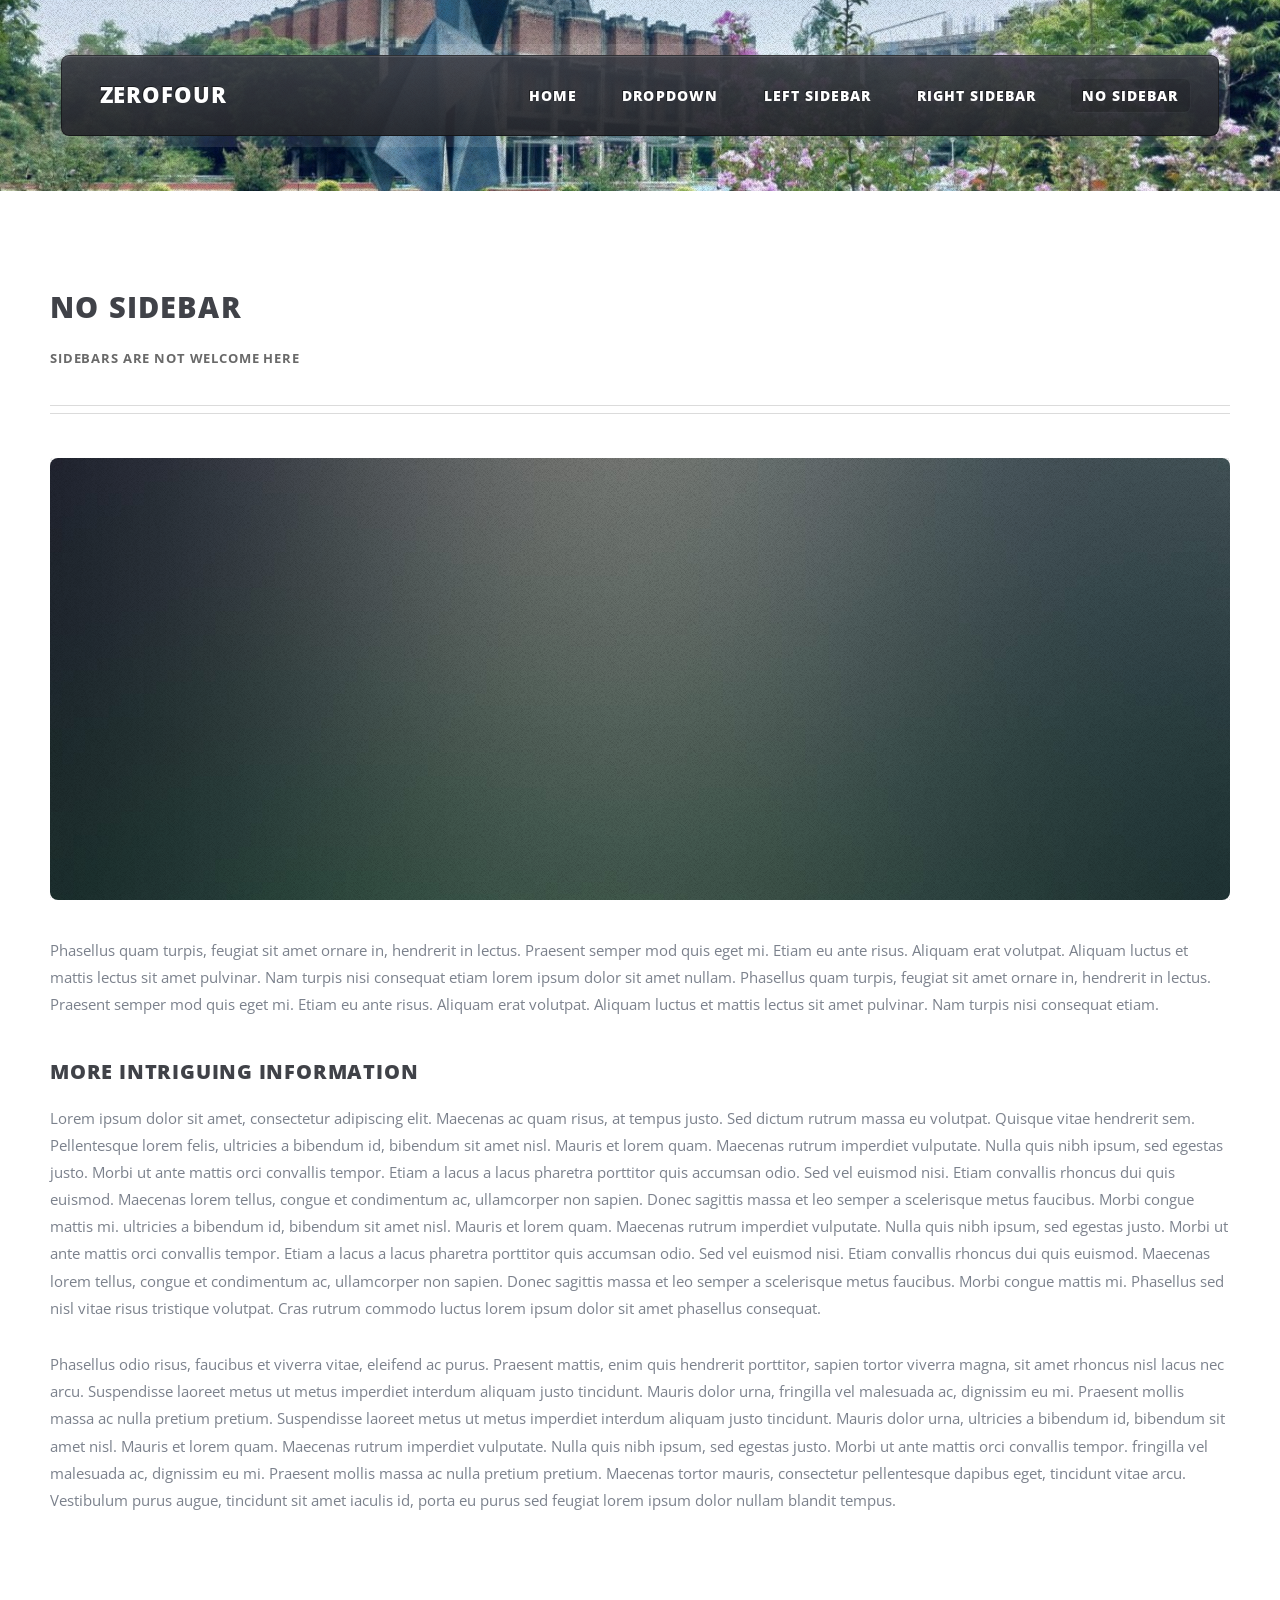
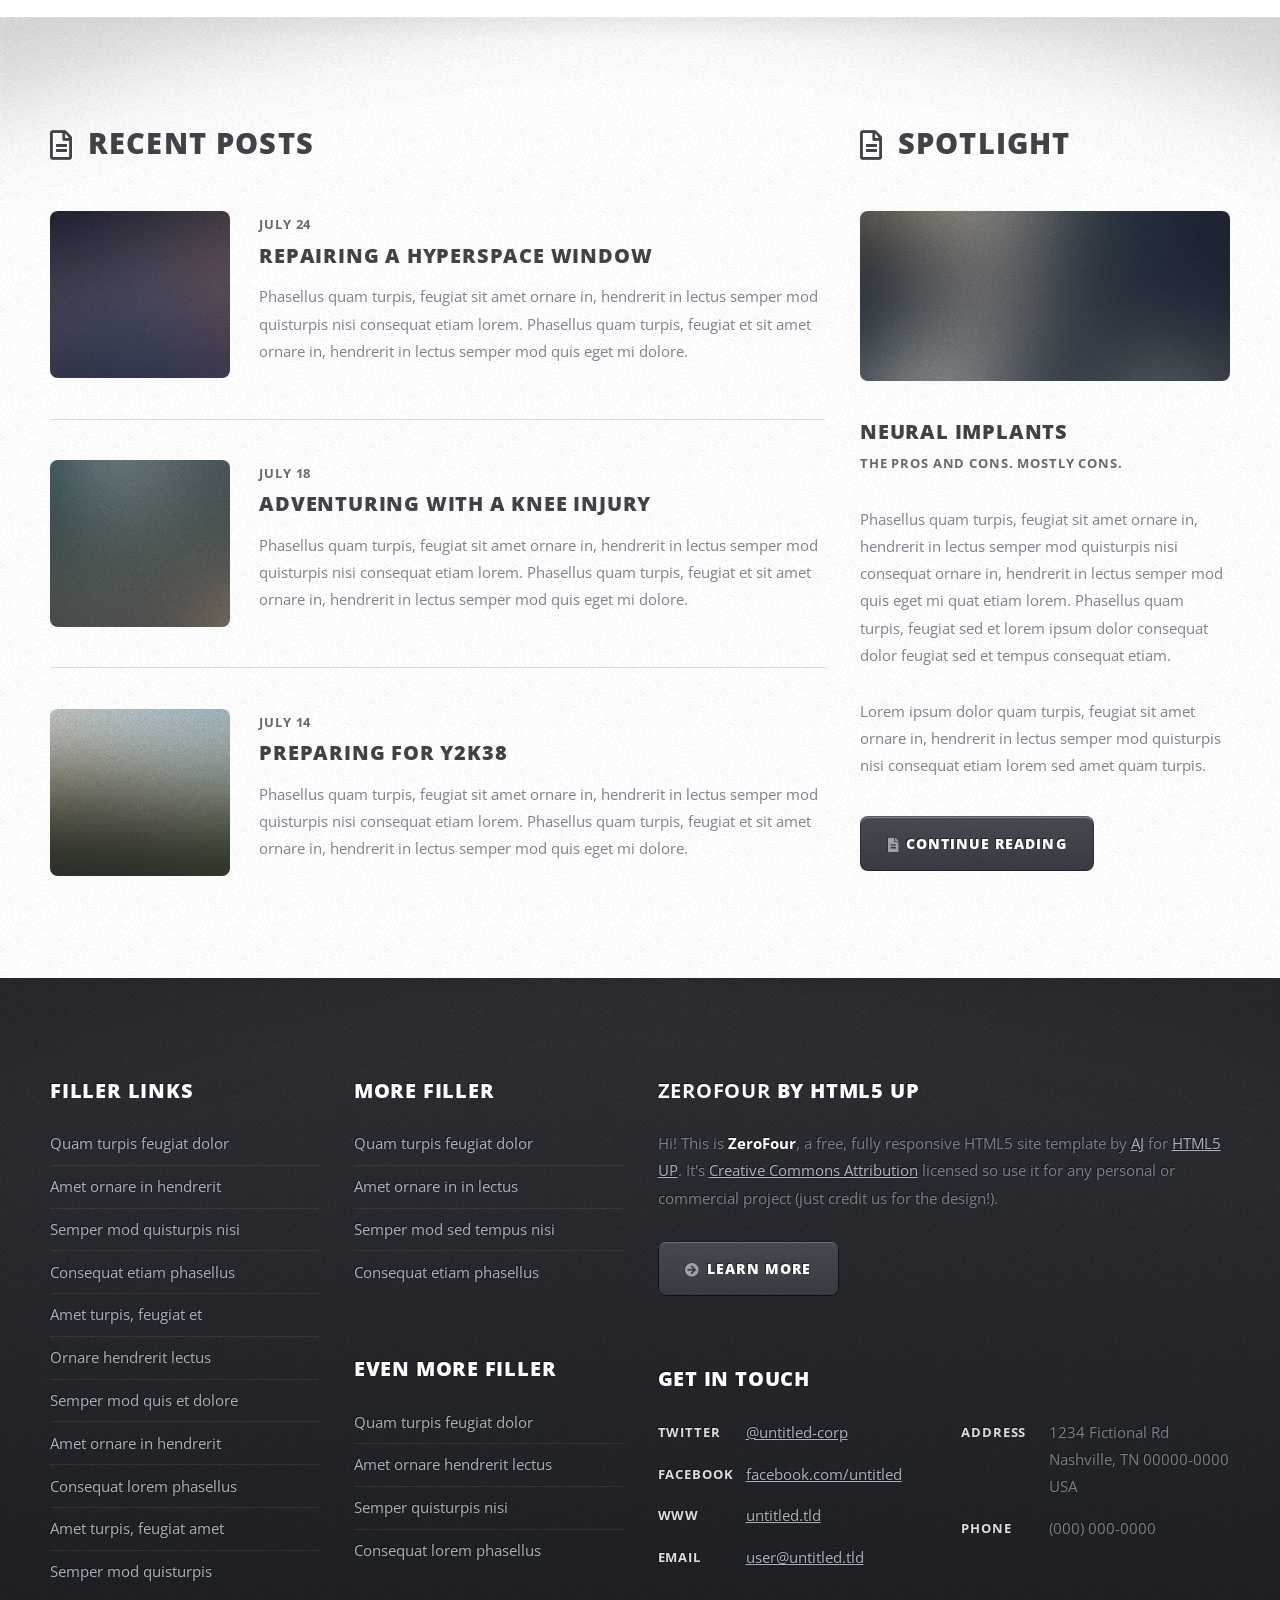
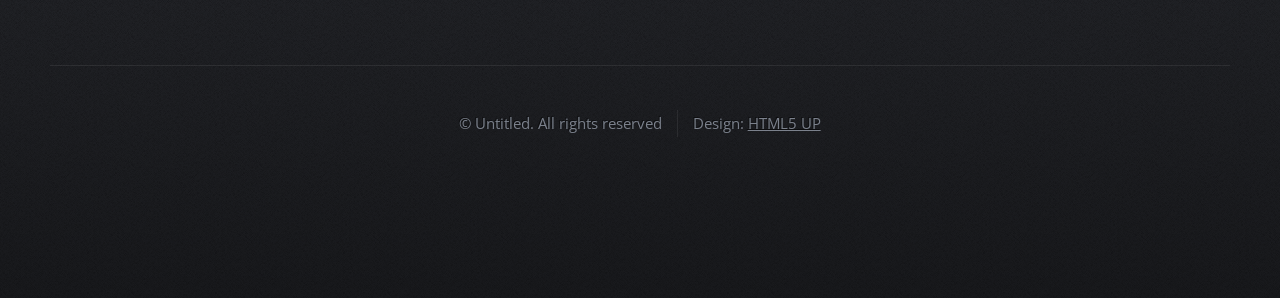
<file: no-sidebar.html>
<!DOCTYPE HTML>
<!--
	ZeroFour by HTML5 UP
	html5up.net | @ajlkn
	Free for personal and commercial use under the CCA 3.0 license (html5up.net/license)
-->
<html>
	<head>
		<title>No Sidebar - ZeroFour by HTML5 UP</title>
		<meta charset="utf-8" />
		<meta name="viewport" content="width=device-width, initial-scale=1, user-scalable=no" />
		<link rel="stylesheet" href="assets/css/main.css" />
	</head>
	<body class="no-sidebar is-preload">
		<div id="page-wrapper">

			<!-- Header Wrapper -->
				<div id="header-wrapper">
					<div class="container">

						<!-- Header -->
							<header id="header">
								<div class="inner">

									<!-- Logo -->
										<h1><a href="index.html" id="logo">ZeroFour</a></h1>

									<!-- Nav -->
										<nav id="nav">
											<ul>
												<li><a href="index.html">Home</a></li>
												<li>
													<a href="#">Dropdown</a>
													<ul>
														<li><a href="#">Lorem ipsum dolor</a></li>
														<li><a href="#">Magna phasellus</a></li>
														<li>
															<a href="#">Phasellus consequat</a>
															<ul>
																<li><a href="#">Lorem ipsum dolor</a></li>
																<li><a href="#">Phasellus consequat</a></li>
																<li><a href="#">Magna phasellus</a></li>
																<li><a href="#">Etiam dolore nisl</a></li>
															</ul>
														</li>
														<li><a href="#">Veroeros feugiat</a></li>
													</ul>
												</li>
												<li><a href="left-sidebar.html">Left Sidebar</a></li>
												<li><a href="right-sidebar.html">Right Sidebar</a></li>
												<li class="current_page_item"><a href="no-sidebar.html">No Sidebar</a></li>
											</ul>
										</nav>

								</div>
							</header>

					</div>
				</div>

			<!-- Main Wrapper -->
				<div id="main-wrapper">
					<div class="wrapper style2">
						<div class="inner">
							<div class="container">
								<div id="content">

									<!-- Content -->

										<article>
											<header class="major">
												<h2>No Sidebar</h2>
												<p>Sidebars are not welcome here</p>
											</header>

											<span class="image featured"><img src="images/pic08.jpg" alt="" /></span>

											<p>Phasellus quam turpis, feugiat sit amet ornare in, hendrerit in lectus.
											Praesent semper mod quis eget mi. Etiam eu ante risus. Aliquam erat volutpat.
											Aliquam luctus et mattis lectus sit amet pulvinar. Nam turpis nisi
											consequat etiam lorem ipsum dolor sit amet nullam. Phasellus quam turpis,
											feugiat sit amet ornare in, hendrerit in lectus. Praesent semper mod quis
											eget mi. Etiam eu ante risus. Aliquam erat volutpat. Aliquam luctus et
											mattis lectus sit amet pulvinar. Nam turpis nisi consequat etiam.</p>

											<h3>More intriguing information</h3>
											<p>Lorem ipsum dolor sit amet, consectetur adipiscing elit. Maecenas ac quam risus, at tempus
											justo. Sed dictum rutrum massa eu volutpat. Quisque vitae hendrerit sem. Pellentesque lorem felis,
											ultricies a bibendum id, bibendum sit amet nisl. Mauris et lorem quam. Maecenas rutrum imperdiet
											vulputate. Nulla quis nibh ipsum, sed egestas justo. Morbi ut ante mattis orci convallis tempor.
											Etiam a lacus a lacus pharetra porttitor quis accumsan odio. Sed vel euismod nisi. Etiam convallis
											rhoncus dui quis euismod. Maecenas lorem tellus, congue et condimentum ac, ullamcorper non sapien.
											Donec sagittis massa et leo semper a scelerisque metus faucibus. Morbi congue mattis mi.
											ultricies a bibendum id, bibendum sit amet nisl. Mauris et lorem quam. Maecenas rutrum imperdiet
											vulputate. Nulla quis nibh ipsum, sed egestas justo. Morbi ut ante mattis orci convallis tempor.
											Etiam a lacus a lacus pharetra porttitor quis accumsan odio. Sed vel euismod nisi. Etiam convallis
											rhoncus dui quis euismod. Maecenas lorem tellus, congue et condimentum ac, ullamcorper non sapien.
											Donec sagittis massa et leo semper a scelerisque metus faucibus. Morbi congue mattis mi.
											Phasellus sed nisl vitae risus tristique volutpat. Cras rutrum commodo luctus lorem ipsum
											dolor sit amet phasellus consequat.</p>

											<p>Phasellus odio risus, faucibus et viverra vitae, eleifend ac purus. Praesent mattis, enim
											quis hendrerit porttitor, sapien tortor viverra magna, sit amet rhoncus nisl lacus nec arcu.
											Suspendisse laoreet metus ut metus imperdiet interdum aliquam justo tincidunt. Mauris dolor urna,
											fringilla vel malesuada ac, dignissim eu mi. Praesent mollis massa ac nulla pretium pretium.
											Suspendisse laoreet metus ut metus imperdiet interdum aliquam justo tincidunt. Mauris dolor urna,
											ultricies a bibendum id, bibendum sit amet nisl. Mauris et lorem quam. Maecenas rutrum imperdiet
											vulputate. Nulla quis nibh ipsum, sed egestas justo. Morbi ut ante mattis orci convallis tempor.
											fringilla vel malesuada ac, dignissim eu mi. Praesent mollis massa ac nulla pretium pretium.
											Maecenas tortor mauris, consectetur pellentesque dapibus eget, tincidunt vitae arcu.
											Vestibulum purus augue, tincidunt sit amet iaculis id, porta eu purus sed feugiat lorem ipsum
											dolor nullam blandit tempus.</p>
										</article>

								</div>
							</div>
						</div>
					</div>
					<div class="wrapper style3">
						<div class="inner">
							<div class="container">
								<div class="row">
									<div class="col-8 col-12-medium">

										<!-- Article list -->
											<section class="box article-list">
												<h2 class="icon fa-file-alt">Recent Posts</h2>

												<!-- Excerpt -->
													<article class="box excerpt">
														<a href="#" class="image left"><img src="images/pic04.jpg" alt="" /></a>
														<div>
															<header>
																<span class="date">July 24</span>
																<h3><a href="#">Repairing a hyperspace window</a></h3>
															</header>
															<p>Phasellus quam turpis, feugiat sit amet ornare in, hendrerit in lectus
															semper mod quisturpis nisi consequat etiam lorem. Phasellus quam turpis,
															feugiat et sit amet ornare in, hendrerit in lectus semper mod quis eget mi dolore.</p>
														</div>
													</article>

												<!-- Excerpt -->
													<article class="box excerpt">
														<a href="#" class="image left"><img src="images/pic05.jpg" alt="" /></a>
														<div>
															<header>
																<span class="date">July 18</span>
																<h3><a href="#">Adventuring with a knee injury</a></h3>
															</header>
															<p>Phasellus quam turpis, feugiat sit amet ornare in, hendrerit in lectus
															semper mod quisturpis nisi consequat etiam lorem. Phasellus quam turpis,
															feugiat et sit amet ornare in, hendrerit in lectus semper mod quis eget mi dolore.</p>
														</div>
													</article>

												<!-- Excerpt -->
													<article class="box excerpt">
														<a href="#" class="image left"><img src="images/pic06.jpg" alt="" /></a>
														<div>
															<header>
																<span class="date">July 14</span>
																<h3><a href="#">Preparing for Y2K38</a></h3>
															</header>
															<p>Phasellus quam turpis, feugiat sit amet ornare in, hendrerit in lectus
															semper mod quisturpis nisi consequat etiam lorem. Phasellus quam turpis,
															feugiat et sit amet ornare in, hendrerit in lectus semper mod quis eget mi dolore.</p>
														</div>
													</article>

											</section>
									</div>
									<div class="col-4 col-12-medium">

										<!-- Spotlight -->
											<section class="box spotlight">
												<h2 class="icon fa-file-alt">Spotlight</h2>
												<article>
													<a href="#" class="image featured"><img src="images/pic07.jpg" alt=""></a>
													<header>
														<h3><a href="#">Neural Implants</a></h3>
														<p>The pros and cons. Mostly cons.</p>
													</header>
													<p>Phasellus quam turpis, feugiat sit amet ornare in, hendrerit in lectus semper mod
													quisturpis nisi consequat ornare in, hendrerit in lectus semper mod quis eget mi quat etiam
													lorem. Phasellus quam turpis, feugiat sed et lorem ipsum dolor consequat dolor feugiat sed
													et tempus consequat etiam.</p>
													<p>Lorem ipsum dolor quam turpis, feugiat sit amet ornare in, hendrerit in lectus semper
													mod quisturpis nisi consequat etiam lorem sed amet quam turpis.</p>
													<footer>
														<a href="#" class="button alt icon solid fa-file-alt">Continue Reading</a>
													</footer>
												</article>
											</section>

									</div>
								</div>
							</div>
						</div>
					</div>
				</div>

			<!-- Footer Wrapper -->
				<div id="footer-wrapper">
					<footer id="footer" class="container">
						<div class="row">
							<div class="col-3 col-6-medium col-12-small">

								<!-- Links -->
									<section>
										<h2>Filler Links</h2>
										<ul class="divided">
											<li><a href="#">Quam turpis feugiat dolor</a></li>
											<li><a href="#">Amet ornare in hendrerit </a></li>
											<li><a href="#">Semper mod quisturpis nisi</a></li>
											<li><a href="#">Consequat etiam phasellus</a></li>
											<li><a href="#">Amet turpis, feugiat et</a></li>
											<li><a href="#">Ornare hendrerit lectus</a></li>
											<li><a href="#">Semper mod quis et dolore</a></li>
											<li><a href="#">Amet ornare in hendrerit</a></li>
											<li><a href="#">Consequat lorem phasellus</a></li>
											<li><a href="#">Amet turpis, feugiat amet</a></li>
											<li><a href="#">Semper mod quisturpis</a></li>
										</ul>
									</section>

							</div>
							<div class="col-3 col-6-medium col-12-small">

								<!-- Links -->
									<section>
										<h2>More Filler</h2>
										<ul class="divided">
											<li><a href="#">Quam turpis feugiat dolor</a></li>
											<li><a href="#">Amet ornare in in lectus</a></li>
											<li><a href="#">Semper mod sed tempus nisi</a></li>
											<li><a href="#">Consequat etiam phasellus</a></li>
										</ul>
									</section>

								<!-- Links -->
									<section>
										<h2>Even More Filler</h2>
										<ul class="divided">
											<li><a href="#">Quam turpis feugiat dolor</a></li>
											<li><a href="#">Amet ornare hendrerit lectus</a></li>
											<li><a href="#">Semper quisturpis nisi</a></li>
											<li><a href="#">Consequat lorem phasellus</a></li>
										</ul>
									</section>

							</div>
							<div class="col-6 col-12-medium imp-medium">

								<!-- About -->
									<section>
										<h2><strong>ZeroFour</strong> by HTML5 UP</h2>
										<p>Hi! This is <strong>ZeroFour</strong>, a free, fully responsive HTML5 site
										template by <a href="http://twitter.com/ajlkn">AJ</a> for <a href="http://html5up.net/">HTML5 UP</a>.
										It's <a href="http://html5up.net/license/">Creative Commons Attribution</a>
										licensed so use it for any personal or commercial project (just credit us
										for the design!).</p>
										<a href="#" class="button alt icon solid fa-arrow-circle-right">Learn More</a>
									</section>

								<!-- Contact -->
									<section>
										<h2>Get in touch</h2>
										<div>
											<div class="row">
												<div class="col-6 col-12-small">
													<dl class="contact">
														<dt>Twitter</dt>
														<dd><a href="#">@untitled-corp</a></dd>
														<dt>Facebook</dt>
														<dd><a href="#">facebook.com/untitled</a></dd>
														<dt>WWW</dt>
														<dd><a href="#">untitled.tld</a></dd>
														<dt>Email</dt>
														<dd><a href="#">user@untitled.tld</a></dd>
													</dl>
												</div>
												<div class="col-6 col-12-small">
													<dl class="contact">
														<dt>Address</dt>
														<dd>
															1234 Fictional Rd<br />
															Nashville, TN 00000-0000<br />
															USA
														</dd>
														<dt>Phone</dt>
														<dd>(000) 000-0000</dd>
													</dl>
												</div>
											</div>
										</div>
									</section>

							</div>
							<div class="col-12">
								<div id="copyright">
									<ul class="menu">
										<li>&copy; Untitled. All rights reserved</li><li>Design: <a href="http://html5up.net">HTML5 UP</a></li>
									</ul>
								</div>
							</div>
						</div>
					</footer>
				</div>

		</div>

		<!-- Scripts -->
			<script src="assets/js/jquery.min.js"></script>
			<script src="assets/js/jquery.dropotron.min.js"></script>
			<script src="assets/js/browser.min.js"></script>
			<script src="assets/js/breakpoints.min.js"></script>
			<script src="assets/js/util.js"></script>
			<script src="assets/js/main.js"></script>

	</body>
</html>
</file>
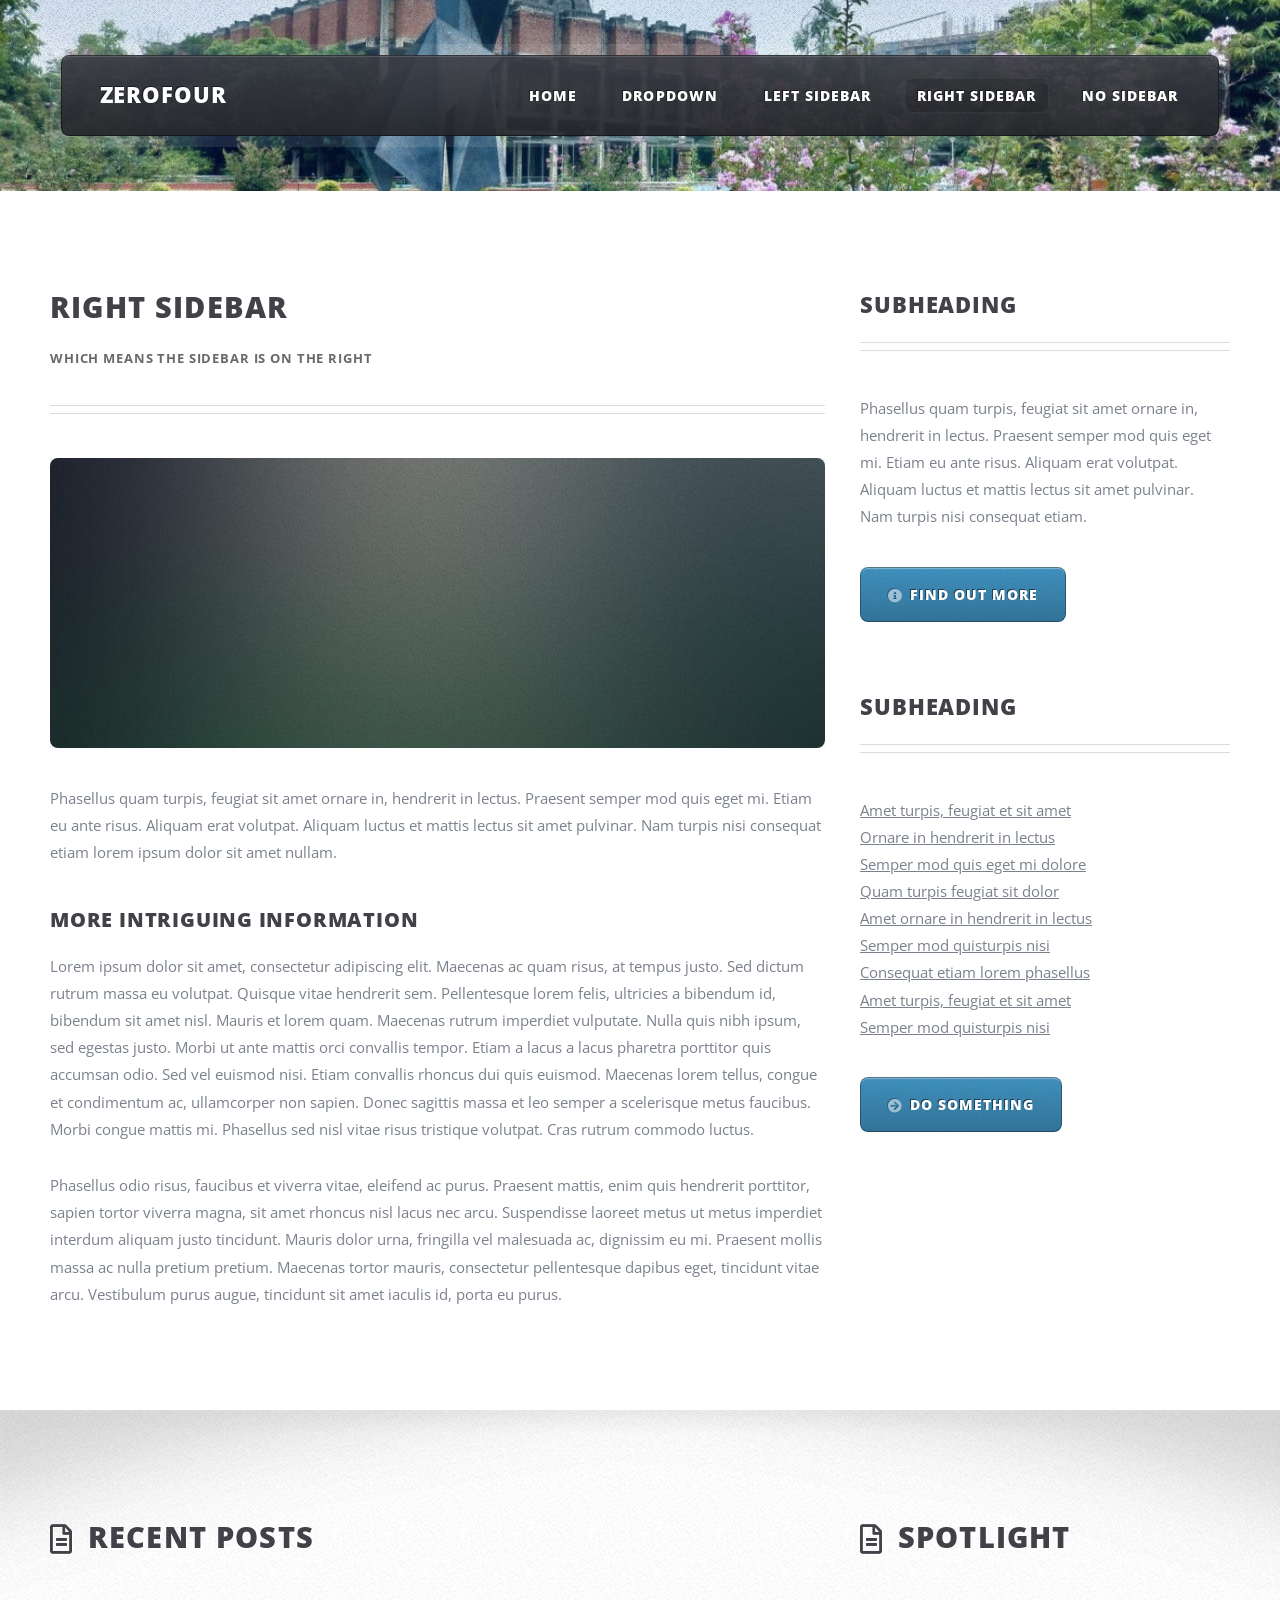
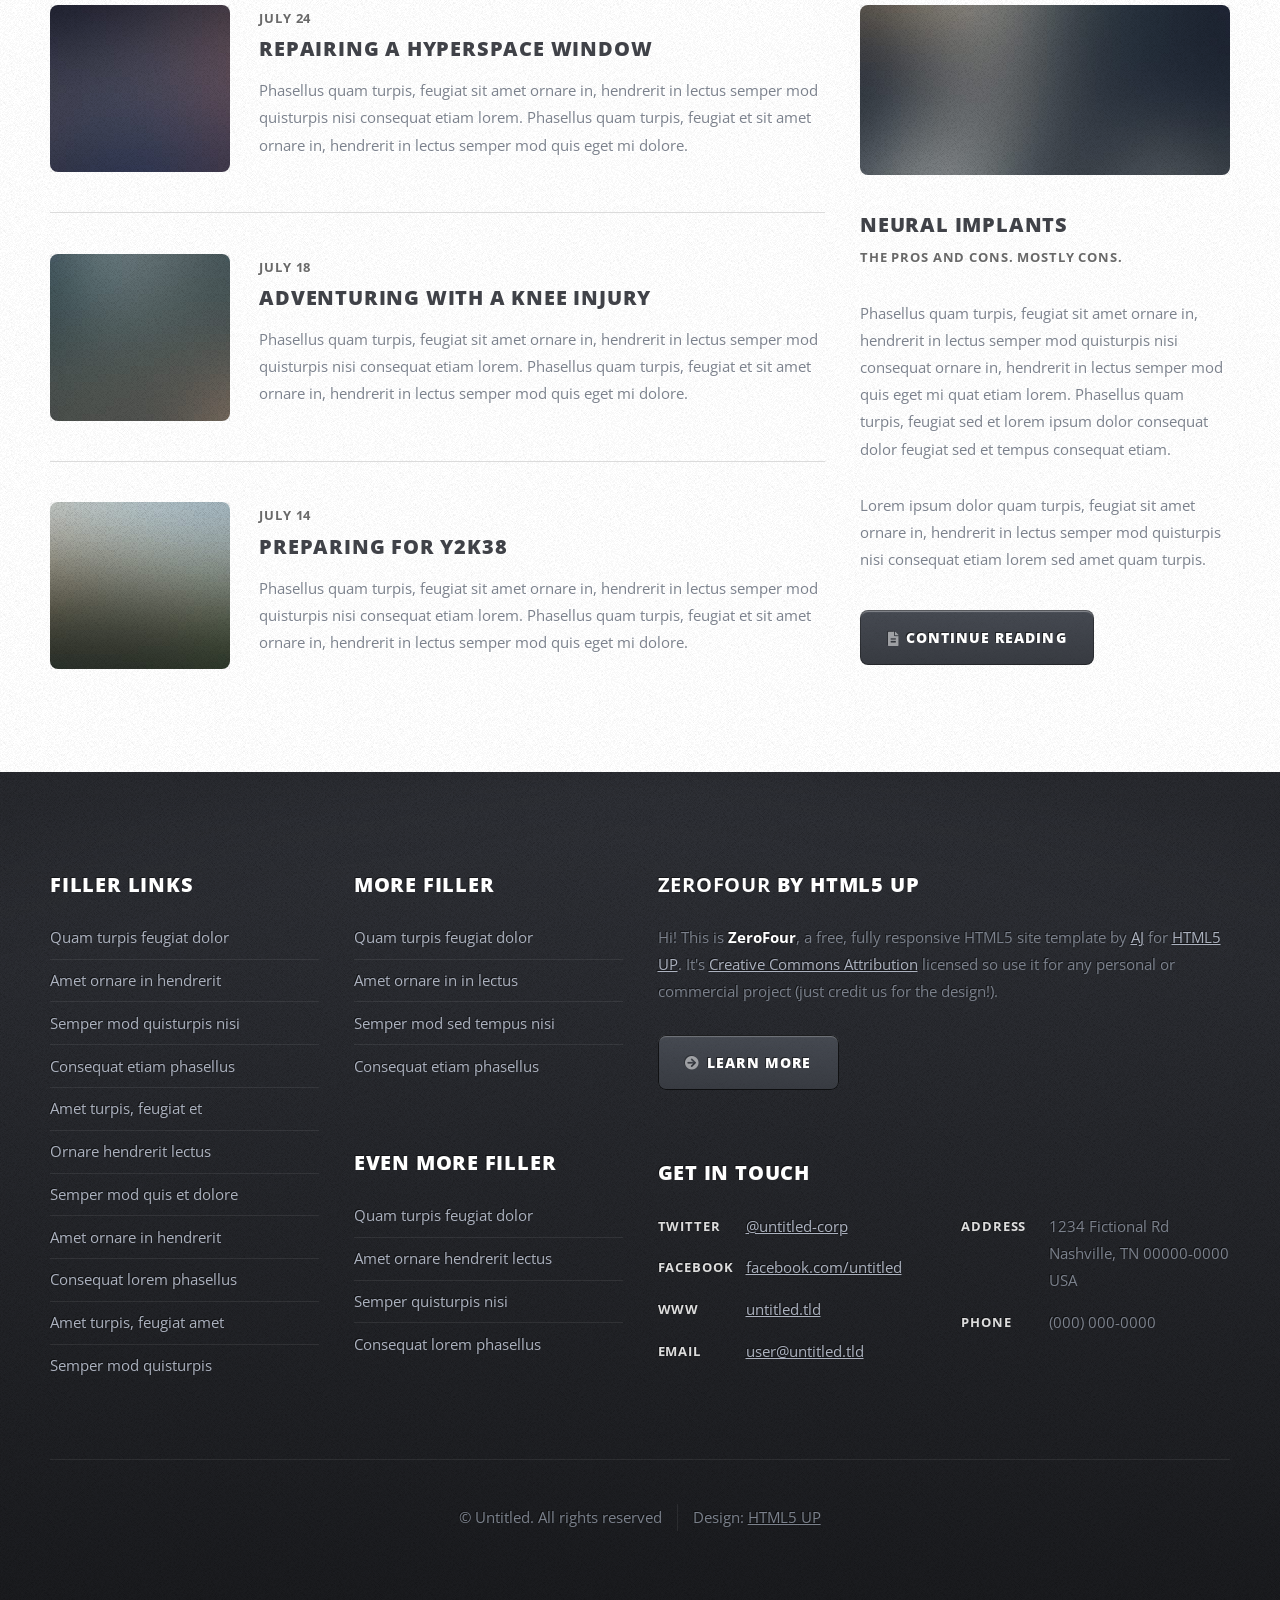
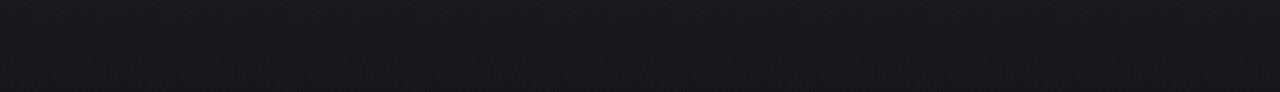
<file: right-sidebar.html>
<!DOCTYPE HTML>
<!--
	ZeroFour by HTML5 UP
	html5up.net | @ajlkn
	Free for personal and commercial use under the CCA 3.0 license (html5up.net/license)
-->
<html>
	<head>
		<title>Right Sidebar - ZeroFour by HTML5 UP</title>
		<meta charset="utf-8" />
		<meta name="viewport" content="width=device-width, initial-scale=1, user-scalable=no" />
		<link rel="stylesheet" href="assets/css/main.css" />
	</head>
	<body class="right-sidebar is-preload">
		<div id="page-wrapper">

			<!-- Header Wrapper -->
				<div id="header-wrapper">
					<div class="container">

						<!-- Header -->
							<header id="header">
								<div class="inner">

									<!-- Logo -->
										<h1><a href="index.html" id="logo">ZeroFour</a></h1>

									<!-- Nav -->
										<nav id="nav">
											<ul>
												<li><a href="index.html">Home</a></li>
												<li>
													<a href="#">Dropdown</a>
													<ul>
														<li><a href="#">Lorem ipsum dolor</a></li>
														<li><a href="#">Magna phasellus</a></li>
														<li>
															<a href="#">Phasellus consequat</a>
															<ul>
																<li><a href="#">Lorem ipsum dolor</a></li>
																<li><a href="#">Phasellus consequat</a></li>
																<li><a href="#">Magna phasellus</a></li>
																<li><a href="#">Etiam dolore nisl</a></li>
															</ul>
														</li>
														<li><a href="#">Veroeros feugiat</a></li>
													</ul>
												</li>
												<li><a href="left-sidebar.html">Left Sidebar</a></li>
												<li class="current_page_item"><a href="right-sidebar.html">Right Sidebar</a></li>
												<li><a href="no-sidebar.html">No Sidebar</a></li>
											</ul>
										</nav>

								</div>
							</header>

					</div>
				</div>

			<!-- Main Wrapper -->
				<div id="main-wrapper">
					<div class="wrapper style2">
						<div class="inner">
							<div class="container">
								<div class="row">
									<div class="col-8 col-12-medium">
										<div id="content">

											<!-- Content -->

												<article>
													<header class="major">
														<h2>Right Sidebar</h2>
														<p>Which means the sidebar is on the right</p>
													</header>

													<span class="image featured"><img src="images/pic08.jpg" alt="" /></span>

													<p>Phasellus quam turpis, feugiat sit amet ornare in, hendrerit in lectus.
													Praesent semper mod quis eget mi. Etiam eu ante risus. Aliquam erat volutpat.
													Aliquam luctus et mattis lectus sit amet pulvinar. Nam turpis nisi
													consequat etiam lorem ipsum dolor sit amet nullam.</p>

													<h3>More intriguing information</h3>
													<p>Lorem ipsum dolor sit amet, consectetur adipiscing elit. Maecenas ac quam risus, at tempus
													justo. Sed dictum rutrum massa eu volutpat. Quisque vitae hendrerit sem. Pellentesque lorem felis,
													ultricies a bibendum id, bibendum sit amet nisl. Mauris et lorem quam. Maecenas rutrum imperdiet
													vulputate. Nulla quis nibh ipsum, sed egestas justo. Morbi ut ante mattis orci convallis tempor.
													Etiam a lacus a lacus pharetra porttitor quis accumsan odio. Sed vel euismod nisi. Etiam convallis
													rhoncus dui quis euismod. Maecenas lorem tellus, congue et condimentum ac, ullamcorper non sapien.
													Donec sagittis massa et leo semper a scelerisque metus faucibus. Morbi congue mattis mi.
													Phasellus sed nisl vitae risus tristique volutpat. Cras rutrum commodo luctus.</p>

													<p>Phasellus odio risus, faucibus et viverra vitae, eleifend ac purus. Praesent mattis, enim
													quis hendrerit porttitor, sapien tortor viverra magna, sit amet rhoncus nisl lacus nec arcu.
													Suspendisse laoreet metus ut metus imperdiet interdum aliquam justo tincidunt. Mauris dolor urna,
													fringilla vel malesuada ac, dignissim eu mi. Praesent mollis massa ac nulla pretium pretium.
													Maecenas tortor mauris, consectetur pellentesque dapibus eget, tincidunt vitae arcu.
													Vestibulum purus augue, tincidunt sit amet iaculis id, porta eu purus.</p>
												</article>

										</div>
									</div>
									<div class="col-4 col-12-medium">
										<div id="sidebar">

											<!-- Sidebar -->

												<section>
													<header class="major">
														<h2>Subheading</h2>
													</header>
													<p>Phasellus quam turpis, feugiat sit amet ornare in, hendrerit in lectus.
													Praesent semper mod quis eget mi. Etiam eu ante risus. Aliquam erat volutpat.
													Aliquam luctus et mattis lectus sit amet pulvinar. Nam turpis nisi
													consequat etiam.</p>
													<footer>
														<a href="#" class="button icon solid fa-info-circle">Find out more</a>
													</footer>
												</section>

												<section>
													<header class="major">
														<h2>Subheading</h2>
													</header>
													<ul class="style2">
														<li><a href="#">Amet turpis, feugiat et sit amet</a></li>
														<li><a href="#">Ornare in hendrerit in lectus</a></li>
														<li><a href="#">Semper mod quis eget mi dolore</a></li>
														<li><a href="#">Quam turpis feugiat sit dolor</a></li>
														<li><a href="#">Amet ornare in hendrerit in lectus</a></li>
														<li><a href="#">Semper mod quisturpis nisi</a></li>
														<li><a href="#">Consequat etiam lorem phasellus</a></li>
														<li><a href="#">Amet turpis, feugiat et sit amet</a></li>
														<li><a href="#">Semper mod quisturpis nisi</a></li>
													</ul>
													<footer>
														<a href="#" class="button icon solid fa-arrow-circle-right">Do Something</a>
													</footer>
												</section>

										</div>
									</div>
								</div>
							</div>
						</div>
					</div>
					<div class="wrapper style3">
						<div class="inner">
							<div class="container">
								<div class="row">
									<div class="col-8 col-12-medium">

										<!-- Article list -->
											<section class="box article-list">
												<h2 class="icon fa-file-alt">Recent Posts</h2>

												<!-- Excerpt -->
													<article class="box excerpt">
														<a href="#" class="image left"><img src="images/pic04.jpg" alt="" /></a>
														<div>
															<header>
																<span class="date">July 24</span>
																<h3><a href="#">Repairing a hyperspace window</a></h3>
															</header>
															<p>Phasellus quam turpis, feugiat sit amet ornare in, hendrerit in lectus
															semper mod quisturpis nisi consequat etiam lorem. Phasellus quam turpis,
															feugiat et sit amet ornare in, hendrerit in lectus semper mod quis eget mi dolore.</p>
														</div>
													</article>

												<!-- Excerpt -->
													<article class="box excerpt">
														<a href="#" class="image left"><img src="images/pic05.jpg" alt="" /></a>
														<div>
															<header>
																<span class="date">July 18</span>
																<h3><a href="#">Adventuring with a knee injury</a></h3>
															</header>
															<p>Phasellus quam turpis, feugiat sit amet ornare in, hendrerit in lectus
															semper mod quisturpis nisi consequat etiam lorem. Phasellus quam turpis,
															feugiat et sit amet ornare in, hendrerit in lectus semper mod quis eget mi dolore.</p>
														</div>
													</article>

												<!-- Excerpt -->
													<article class="box excerpt">
														<a href="#" class="image left"><img src="images/pic06.jpg" alt="" /></a>
														<div>
															<header>
																<span class="date">July 14</span>
																<h3><a href="#">Preparing for Y2K38</a></h3>
															</header>
															<p>Phasellus quam turpis, feugiat sit amet ornare in, hendrerit in lectus
															semper mod quisturpis nisi consequat etiam lorem. Phasellus quam turpis,
															feugiat et sit amet ornare in, hendrerit in lectus semper mod quis eget mi dolore.</p>
														</div>
													</article>

											</section>
									</div>
									<div class="col-4 col-12-medium">

										<!-- Spotlight -->
											<section class="box spotlight">
												<h2 class="icon fa-file-alt">Spotlight</h2>
												<article>
													<a href="#" class="image featured"><img src="images/pic07.jpg" alt=""></a>
													<header>
														<h3><a href="#">Neural Implants</a></h3>
														<p>The pros and cons. Mostly cons.</p>
													</header>
													<p>Phasellus quam turpis, feugiat sit amet ornare in, hendrerit in lectus semper mod
													quisturpis nisi consequat ornare in, hendrerit in lectus semper mod quis eget mi quat etiam
													lorem. Phasellus quam turpis, feugiat sed et lorem ipsum dolor consequat dolor feugiat sed
													et tempus consequat etiam.</p>
													<p>Lorem ipsum dolor quam turpis, feugiat sit amet ornare in, hendrerit in lectus semper
													mod quisturpis nisi consequat etiam lorem sed amet quam turpis.</p>
													<footer>
														<a href="#" class="button alt icon solid fa-file-alt">Continue Reading</a>
													</footer>
												</article>
											</section>

									</div>
								</div>
							</div>
						</div>
					</div>
				</div>

			<!-- Footer Wrapper -->
				<div id="footer-wrapper">
					<footer id="footer" class="container">
						<div class="row">
							<div class="col-3 col-6-medium col-12-small">

								<!-- Links -->
									<section>
										<h2>Filler Links</h2>
										<ul class="divided">
											<li><a href="#">Quam turpis feugiat dolor</a></li>
											<li><a href="#">Amet ornare in hendrerit </a></li>
											<li><a href="#">Semper mod quisturpis nisi</a></li>
											<li><a href="#">Consequat etiam phasellus</a></li>
											<li><a href="#">Amet turpis, feugiat et</a></li>
											<li><a href="#">Ornare hendrerit lectus</a></li>
											<li><a href="#">Semper mod quis et dolore</a></li>
											<li><a href="#">Amet ornare in hendrerit</a></li>
											<li><a href="#">Consequat lorem phasellus</a></li>
											<li><a href="#">Amet turpis, feugiat amet</a></li>
											<li><a href="#">Semper mod quisturpis</a></li>
										</ul>
									</section>

							</div>
							<div class="col-3 col-6-medium col-12-small">

								<!-- Links -->
									<section>
										<h2>More Filler</h2>
										<ul class="divided">
											<li><a href="#">Quam turpis feugiat dolor</a></li>
											<li><a href="#">Amet ornare in in lectus</a></li>
											<li><a href="#">Semper mod sed tempus nisi</a></li>
											<li><a href="#">Consequat etiam phasellus</a></li>
										</ul>
									</section>

								<!-- Links -->
									<section>
										<h2>Even More Filler</h2>
										<ul class="divided">
											<li><a href="#">Quam turpis feugiat dolor</a></li>
											<li><a href="#">Amet ornare hendrerit lectus</a></li>
											<li><a href="#">Semper quisturpis nisi</a></li>
											<li><a href="#">Consequat lorem phasellus</a></li>
										</ul>
									</section>

							</div>
							<div class="col-6 col-12-medium imp-medium">

								<!-- About -->
									<section>
										<h2><strong>ZeroFour</strong> by HTML5 UP</h2>
										<p>Hi! This is <strong>ZeroFour</strong>, a free, fully responsive HTML5 site
										template by <a href="http://twitter.com/ajlkn">AJ</a> for <a href="http://html5up.net/">HTML5 UP</a>.
										It's <a href="http://html5up.net/license/">Creative Commons Attribution</a>
										licensed so use it for any personal or commercial project (just credit us
										for the design!).</p>
										<a href="#" class="button alt icon solid fa-arrow-circle-right">Learn More</a>
									</section>

								<!-- Contact -->
									<section>
										<h2>Get in touch</h2>
										<div>
											<div class="row">
												<div class="col-6 col-12-small">
													<dl class="contact">
														<dt>Twitter</dt>
														<dd><a href="#">@untitled-corp</a></dd>
														<dt>Facebook</dt>
														<dd><a href="#">facebook.com/untitled</a></dd>
														<dt>WWW</dt>
														<dd><a href="#">untitled.tld</a></dd>
														<dt>Email</dt>
														<dd><a href="#">user@untitled.tld</a></dd>
													</dl>
												</div>
												<div class="col-6 col-12-small">
													<dl class="contact">
														<dt>Address</dt>
														<dd>
															1234 Fictional Rd<br />
															Nashville, TN 00000-0000<br />
															USA
														</dd>
														<dt>Phone</dt>
														<dd>(000) 000-0000</dd>
													</dl>
												</div>
											</div>
										</div>
									</section>

							</div>
							<div class="col-12">
								<div id="copyright">
									<ul class="menu">
										<li>&copy; Untitled. All rights reserved</li><li>Design: <a href="http://html5up.net">HTML5 UP</a></li>
									</ul>
								</div>
							</div>
						</div>
					</footer>
				</div>

		</div>

		<!-- Scripts -->
			<script src="assets/js/jquery.min.js"></script>
			<script src="assets/js/jquery.dropotron.min.js"></script>
			<script src="assets/js/browser.min.js"></script>
			<script src="assets/js/breakpoints.min.js"></script>
			<script src="assets/js/util.js"></script>
			<script src="assets/js/main.js"></script>

	</body>
</html>
</file>
<file: assets/css/main.css>
@import url("https://fonts.googleapis.com/css?family=Open+Sans:400,400italic,700,800");
@import url("fontawesome-all.min.css");

/*
	ZeroFour by HTML5 UP
	html5up.net | @ajlkn
	Free for personal and commercial use under the CCA 3.0 license (html5up.net/license)
*/

html, body, div, span, applet, object,
iframe, h1, h2, h3, h4, h5, h6, p, blockquote,
pre, a, abbr, acronym, address, big, cite,
code, del, dfn, em, img, ins, kbd, q, s, samp,
small, strike, strong, sub, sup, tt, var, b,
u, i, center, dl, dt, dd, ol, ul, li, fieldset,
form, label, legend, table, caption, tbody,
tfoot, thead, tr, th, td, article, aside,
canvas, details, embed, figure, figcaption,
footer, header, hgroup, menu, nav, output, ruby,
section, summary, time, mark, audio, video {
	margin: 0;
	padding: 0;
	border: 0;
	font-size: 100%;
	font: inherit;
	vertical-align: baseline;}

article, aside, details, figcaption, figure,
footer, header, hgroup, menu, nav, section {
	display: block;}

body {
	line-height: 1;
}

ol, ul {
	list-style: none;
}

blockquote, q {
	quotes: none;
}

	blockquote:before, blockquote:after, q:before, q:after {
		content: '';
		content: none;
	}

table {
	border-collapse: collapse;
	border-spacing: 0;
}

body {
	-webkit-text-size-adjust: none;
}

mark {
	background-color: transparent;
	color: inherit;
}

input::-moz-focus-inner {
	border: 0;
	padding: 0;
}

input, select, textarea {
	-moz-appearance: none;
	-webkit-appearance: none;
	-ms-appearance: none;
	appearance: none;
}

/* Basic */

	html {
		box-sizing: border-box;
	}

	*, *:before, *:after {
		box-sizing: inherit;
	}

	@-ms-viewport {
		width: device-width;
	}

	body {
		background: #303238 url("images/bg01.png");
	}

		body.is-preload * {
			-moz-transition: none !important;
			-webkit-transition: none !important;
			-ms-transition: none !important;
			transition: none !important;
			-moz-animation: none !important;
			-webkit-animation: none !important;
			-ms-animation: none !important;
			animation: none !important;
		}

	body, input, select, textarea {
		font-family: 'Open Sans', sans-serif;
		color: #7b818c;
		font-weight: 400;
		font-size: 11pt;
		line-height: 1.85em;
	}

	a {
		color: inherit;
		text-decoration: underline;
	}

		a:hover {
			text-decoration: none;
		}

	h1, h2, h3, h4, h5, h6 {
		text-transform: uppercase;
		font-weight: 800;
		letter-spacing: 0.04em;
		color: #404248;
		margin: 0 0 1em 0;
	}

	h1 a, h2 a, h3 a, h4 a, h5 a, h6 a {
		color: inherit;
		text-decoration: none;
		outline: 0;
	}

	h2 {
		font-size: 2em;
		margin: 0 0 1.5em 0;
		line-height: 1em;
	}

		h2.icon {
			line-height: 48px;
		}

			h2.icon:before {
				position: relative;
				top: 0.05em;
				margin-right: 0.5em;
				opacity: 1.0;
			}

	h3 {
		font-size: 1.35em;
		margin-top: 2em;
	}

	b, strong {
		color: #404248;
		font-weight: 700;
	}

	i, em {
		font-style: italic;
	}

	br.clear {
		clear: both;
	}

	sub {
		position: relative;
		top: 0.5em;
		font-size: 0.8em;
	}

	sup {
		position: relative;
		top: -0.5em;
		font-size: 0.8em;
	}

	hr {
		border: 0;
		border-top: solid 1px #ddd;
	}

	blockquote {
		border-left: solid 0.5em #ddd;
		padding: 1em 0 1em 2em;
		font-style: italic;
	}

	p, ul, ol, dl, table {
		margin-bottom: 2em;
	}

	.date {
		display: block;
		text-transform: uppercase;
		font-weight: 700;
		letter-spacing: 0.065em;
		font-size: 0.9em;
		color: #696969;
		margin: 0 0 0.25em 0;
	}

/* Container */

	.container {
		margin: 0 auto;
		max-width: calc(100% - 100px);
		width: 1200px;
	}

		@media screen and (max-width: 1280px) {

			.container {
				width: 100%;
			}

		}

		@media screen and (max-width: 980px) {

			.container {
				width: 100%;
			}

		}

		@media screen and (max-width: 736px) {

			.container {
				width: 100%;
				max-width: 100%;
			}

		}

/* Row */

	.row {
		display: flex;
		flex-wrap: wrap;
		box-sizing: border-box;
		align-items: stretch;
	}

		.row > * {
			box-sizing: border-box;
		}

		.row.gtr-uniform > * > :last-child {
			margin-bottom: 0;
		}

		.row.aln-left {
			justify-content: flex-start;
		}

		.row.aln-center {
			justify-content: center;
		}

		.row.aln-right {
			justify-content: flex-end;
		}

		.row.aln-top {
			align-items: flex-start;
		}

		.row.aln-middle {
			align-items: center;
		}

		.row.aln-bottom {
			align-items: flex-end;
		}

		.row > .imp {
			order: -1;
		}

		.row > .col-1 {
			width: 8.33333%;
		}

		.row > .off-1 {
			margin-left: 8.33333%;
		}

		.row > .col-2 {
			width: 16.66667%;
		}

		.row > .off-2 {
			margin-left: 16.66667%;
		}

		.row > .col-3 {
			width: 25%;
		}

		.row > .off-3 {
			margin-left: 25%;
		}

		.row > .col-4 {
			width: 33.33333%;
		}

		.row > .off-4 {
			margin-left: 33.33333%;
		}

		.row > .col-5 {
			width: 41.66667%;
		}

		.row > .off-5 {
			margin-left: 41.66667%;
		}

		.row > .col-6 {
			width: 50%;
		}

		.row > .off-6 {
			margin-left: 50%;
		}

		.row > .col-7 {
			width: 58.33333%;
		}

		.row > .off-7 {
			margin-left: 58.33333%;
		}

		.row > .col-8 {
			width: 66.66667%;
		}

		.row > .off-8 {
			margin-left: 66.66667%;
		}

		.row > .col-9 {
			width: 75%;
		}

		.row > .off-9 {
			margin-left: 75%;
		}

		.row > .col-10 {
			width: 83.33333%;
		}

		.row > .off-10 {
			margin-left: 83.33333%;
		}

		.row > .col-11 {
			width: 91.66667%;
		}

		.row > .off-11 {
			margin-left: 91.66667%;
		}

		.row > .col-12 {
			width: 100%;
		}

		.row > .off-12 {
			margin-left: 100%;
		}

		.row.gtr-0 {
			margin-top: 0px;
			margin-left: 0px;
		}

			.row.gtr-0 > * {
				padding: 0px 0 0 0px;
			}

			.row.gtr-0.gtr-uniform {
				margin-top: 0px;
			}

				.row.gtr-0.gtr-uniform > * {
					padding-top: 0px;
				}

		.row.gtr-25 {
			margin-top: -12.5px;
			margin-left: -12.5px;
		}

			.row.gtr-25 > * {
				padding: 12.5px 0 0 12.5px;
			}

			.row.gtr-25.gtr-uniform {
				margin-top: -12.5px;
			}

				.row.gtr-25.gtr-uniform > * {
					padding-top: 12.5px;
				}

		.row.gtr-50 {
			margin-top: -25px;
			margin-left: -25px;
		}

			.row.gtr-50 > * {
				padding: 25px 0 0 25px;
			}

			.row.gtr-50.gtr-uniform {
				margin-top: -25px;
			}

				.row.gtr-50.gtr-uniform > * {
					padding-top: 25px;
				}

		.row {
			margin-top: -50px;
			margin-left: -50px;
		}

			.row > * {
				padding: 50px 0 0 50px;
			}

			.row.gtr-uniform {
				margin-top: -50px;
			}

				.row.gtr-uniform > * {
					padding-top: 50px;
				}

		.row.gtr-150 {
			margin-top: -75px;
			margin-left: -75px;
		}

			.row.gtr-150 > * {
				padding: 75px 0 0 75px;
			}

			.row.gtr-150.gtr-uniform {
				margin-top: -75px;
			}

				.row.gtr-150.gtr-uniform > * {
					padding-top: 75px;
				}

		.row.gtr-200 {
			margin-top: -100px;
			margin-left: -100px;
		}

			.row.gtr-200 > * {
				padding: 100px 0 0 100px;
			}

			.row.gtr-200.gtr-uniform {
				margin-top: -100px;
			}

				.row.gtr-200.gtr-uniform > * {
					padding-top: 100px;
				}

		@media screen and (max-width: 1280px) {

			.row {
				display: flex;
				flex-wrap: wrap;
				box-sizing: border-box;
				align-items: stretch;
			}

				.row > * {
					box-sizing: border-box;
				}

				.row.gtr-uniform > * > :last-child {
					margin-bottom: 0;
				}

				.row.aln-left {
					justify-content: flex-start;
				}

				.row.aln-center {
					justify-content: center;
				}

				.row.aln-right {
					justify-content: flex-end;
				}

				.row.aln-top {
					align-items: flex-start;
				}

				.row.aln-middle {
					align-items: center;
				}

				.row.aln-bottom {
					align-items: flex-end;
				}

				.row > .imp-large {
					order: -1;
				}

				.row > .col-1-large {
					width: 8.33333%;
				}

				.row > .off-1-large {
					margin-left: 8.33333%;
				}

				.row > .col-2-large {
					width: 16.66667%;
				}

				.row > .off-2-large {
					margin-left: 16.66667%;
				}

				.row > .col-3-large {
					width: 25%;
				}

				.row > .off-3-large {
					margin-left: 25%;
				}

				.row > .col-4-large {
					width: 33.33333%;
				}

				.row > .off-4-large {
					margin-left: 33.33333%;
				}

				.row > .col-5-large {
					width: 41.66667%;
				}

				.row > .off-5-large {
					margin-left: 41.66667%;
				}

				.row > .col-6-large {
					width: 50%;
				}

				.row > .off-6-large {
					margin-left: 50%;
				}

				.row > .col-7-large {
					width: 58.33333%;
				}

				.row > .off-7-large {
					margin-left: 58.33333%;
				}

				.row > .col-8-large {
					width: 66.66667%;
				}

				.row > .off-8-large {
					margin-left: 66.66667%;
				}

				.row > .col-9-large {
					width: 75%;
				}

				.row > .off-9-large {
					margin-left: 75%;
				}

				.row > .col-10-large {
					width: 83.33333%;
				}

				.row > .off-10-large {
					margin-left: 83.33333%;
				}

				.row > .col-11-large {
					width: 91.66667%;
				}

				.row > .off-11-large {
					margin-left: 91.66667%;
				}

				.row > .col-12-large {
					width: 100%;
				}

				.row > .off-12-large {
					margin-left: 100%;
				}

				.row.gtr-0 {
					margin-top: 0px;
					margin-left: 0px;
				}

					.row.gtr-0 > * {
						padding: 0px 0 0 0px;
					}

					.row.gtr-0.gtr-uniform {
						margin-top: 0px;
					}

						.row.gtr-0.gtr-uniform > * {
							padding-top: 0px;
						}

				.row.gtr-25 {
					margin-top: -8.75px;
					margin-left: -8.75px;
				}

					.row.gtr-25 > * {
						padding: 8.75px 0 0 8.75px;
					}

					.row.gtr-25.gtr-uniform {
						margin-top: -8.75px;
					}

						.row.gtr-25.gtr-uniform > * {
							padding-top: 8.75px;
						}

				.row.gtr-50 {
					margin-top: -17.5px;
					margin-left: -17.5px;
				}

					.row.gtr-50 > * {
						padding: 17.5px 0 0 17.5px;
					}

					.row.gtr-50.gtr-uniform {
						margin-top: -17.5px;
					}

						.row.gtr-50.gtr-uniform > * {
							padding-top: 17.5px;
						}

				.row {
					margin-top: -35px;
					margin-left: -35px;
				}

					.row > * {
						padding: 35px 0 0 35px;
					}

					.row.gtr-uniform {
						margin-top: -35px;
					}

						.row.gtr-uniform > * {
							padding-top: 35px;
						}

				.row.gtr-150 {
					margin-top: -52.5px;
					margin-left: -52.5px;
				}

					.row.gtr-150 > * {
						padding: 52.5px 0 0 52.5px;
					}

					.row.gtr-150.gtr-uniform {
						margin-top: -52.5px;
					}

						.row.gtr-150.gtr-uniform > * {
							padding-top: 52.5px;
						}

				.row.gtr-200 {
					margin-top: -70px;
					margin-left: -70px;
				}

					.row.gtr-200 > * {
						padding: 70px 0 0 70px;
					}

					.row.gtr-200.gtr-uniform {
						margin-top: -70px;
					}

						.row.gtr-200.gtr-uniform > * {
							padding-top: 70px;
						}

		}

		@media screen and (max-width: 980px) {

			.row {
				display: flex;
				flex-wrap: wrap;
				box-sizing: border-box;
				align-items: stretch;
			}

				.row > * {
					box-sizing: border-box;
				}

				.row.gtr-uniform > * > :last-child {
					margin-bottom: 0;
				}

				.row.aln-left {
					justify-content: flex-start;
				}

				.row.aln-center {
					justify-content: center;
				}

				.row.aln-right {
					justify-content: flex-end;
				}

				.row.aln-top {
					align-items: flex-start;
				}

				.row.aln-middle {
					align-items: center;
				}

				.row.aln-bottom {
					align-items: flex-end;
				}

				.row > .imp-medium {
					order: -1;
				}

				.row > .col-1-medium {
					width: 8.33333%;
				}

				.row > .off-1-medium {
					margin-left: 8.33333%;
				}

				.row > .col-2-medium {
					width: 16.66667%;
				}

				.row > .off-2-medium {
					margin-left: 16.66667%;
				}

				.row > .col-3-medium {
					width: 25%;
				}

				.row > .off-3-medium {
					margin-left: 25%;
				}

				.row > .col-4-medium {
					width: 33.33333%;
				}

				.row > .off-4-medium {
					margin-left: 33.33333%;
				}

				.row > .col-5-medium {
					width: 41.66667%;
				}

				.row > .off-5-medium {
					margin-left: 41.66667%;
				}

				.row > .col-6-medium {
					width: 50%;
				}

				.row > .off-6-medium {
					margin-left: 50%;
				}

				.row > .col-7-medium {
					width: 58.33333%;
				}

				.row > .off-7-medium {
					margin-left: 58.33333%;
				}

				.row > .col-8-medium {
					width: 66.66667%;
				}

				.row > .off-8-medium {
					margin-left: 66.66667%;
				}

				.row > .col-9-medium {
					width: 75%;
				}

				.row > .off-9-medium {
					margin-left: 75%;
				}

				.row > .col-10-medium {
					width: 83.33333%;
				}

				.row > .off-10-medium {
					margin-left: 83.33333%;
				}

				.row > .col-11-medium {
					width: 91.66667%;
				}

				.row > .off-11-medium {
					margin-left: 91.66667%;
				}

				.row > .col-12-medium {
					width: 100%;
				}

				.row > .off-12-medium {
					margin-left: 100%;
				}

				.row.gtr-0 {
					margin-top: 0px;
					margin-left: 0px;
				}

					.row.gtr-0 > * {
						padding: 0px 0 0 0px;
					}

					.row.gtr-0.gtr-uniform {
						margin-top: 0px;
					}

						.row.gtr-0.gtr-uniform > * {
							padding-top: 0px;
						}

				.row.gtr-25 {
					margin-top: -12.5px;
					margin-left: -12.5px;
				}

					.row.gtr-25 > * {
						padding: 12.5px 0 0 12.5px;
					}

					.row.gtr-25.gtr-uniform {
						margin-top: -12.5px;
					}

						.row.gtr-25.gtr-uniform > * {
							padding-top: 12.5px;
						}

				.row.gtr-50 {
					margin-top: -25px;
					margin-left: -25px;
				}

					.row.gtr-50 > * {
						padding: 25px 0 0 25px;
					}

					.row.gtr-50.gtr-uniform {
						margin-top: -25px;
					}

						.row.gtr-50.gtr-uniform > * {
							padding-top: 25px;
						}

				.row {
					margin-top: -50px;
					margin-left: -50px;
				}

					.row > * {
						padding: 50px 0 0 50px;
					}

					.row.gtr-uniform {
						margin-top: -50px;
					}

						.row.gtr-uniform > * {
							padding-top: 50px;
						}

				.row.gtr-150 {
					margin-top: -75px;
					margin-left: -75px;
				}

					.row.gtr-150 > * {
						padding: 75px 0 0 75px;
					}

					.row.gtr-150.gtr-uniform {
						margin-top: -75px;
					}

						.row.gtr-150.gtr-uniform > * {
							padding-top: 75px;
						}

				.row.gtr-200 {
					margin-top: -100px;
					margin-left: -100px;
				}

					.row.gtr-200 > * {
						padding: 100px 0 0 100px;
					}

					.row.gtr-200.gtr-uniform {
						margin-top: -100px;
					}

						.row.gtr-200.gtr-uniform > * {
							padding-top: 100px;
						}

		}

		@media screen and (max-width: 736px) {

			.row {
				display: flex;
				flex-wrap: wrap;
				box-sizing: border-box;
				align-items: stretch;
			}

				.row > * {
					box-sizing: border-box;
				}

				.row.gtr-uniform > * > :last-child {
					margin-bottom: 0;
				}

				.row.aln-left {
					justify-content: flex-start;
				}

				.row.aln-center {
					justify-content: center;
				}

				.row.aln-right {
					justify-content: flex-end;
				}

				.row.aln-top {
					align-items: flex-start;
				}

				.row.aln-middle {
					align-items: center;
				}

				.row.aln-bottom {
					align-items: flex-end;
				}

				.row > .imp-small {
					order: -1;
				}

				.row > .col-1-small {
					width: 8.33333%;
				}

				.row > .off-1-small {
					margin-left: 8.33333%;
				}

				.row > .col-2-small {
					width: 16.66667%;
				}

				.row > .off-2-small {
					margin-left: 16.66667%;
				}

				.row > .col-3-small {
					width: 25%;
				}

				.row > .off-3-small {
					margin-left: 25%;
				}

				.row > .col-4-small {
					width: 33.33333%;
				}

				.row > .off-4-small {
					margin-left: 33.33333%;
				}

				.row > .col-5-small {
					width: 41.66667%;
				}

				.row > .off-5-small {
					margin-left: 41.66667%;
				}

				.row > .col-6-small {
					width: 50%;
				}

				.row > .off-6-small {
					margin-left: 50%;
				}

				.row > .col-7-small {
					width: 58.33333%;
				}

				.row > .off-7-small {
					margin-left: 58.33333%;
				}

				.row > .col-8-small {
					width: 66.66667%;
				}

				.row > .off-8-small {
					margin-left: 66.66667%;
				}

				.row > .col-9-small {
					width: 75%;
				}

				.row > .off-9-small {
					margin-left: 75%;
				}

				.row > .col-10-small {
					width: 83.33333%;
				}

				.row > .off-10-small {
					margin-left: 83.33333%;
				}

				.row > .col-11-small {
					width: 91.66667%;
				}

				.row > .off-11-small {
					margin-left: 91.66667%;
				}

				.row > .col-12-small {
					width: 100%;
				}

				.row > .off-12-small {
					margin-left: 100%;
				}

				.row.gtr-0 {
					margin-top: 0px;
					margin-left: 0px;
				}

					.row.gtr-0 > * {
						padding: 0px 0 0 0px;
					}

					.row.gtr-0.gtr-uniform {
						margin-top: 0px;
					}

						.row.gtr-0.gtr-uniform > * {
							padding-top: 0px;
						}

				.row.gtr-25 {
					margin-top: -2.5px;
					margin-left: -2.5px;
				}

					.row.gtr-25 > * {
						padding: 2.5px 0 0 2.5px;
					}

					.row.gtr-25.gtr-uniform {
						margin-top: -2.5px;
					}

						.row.gtr-25.gtr-uniform > * {
							padding-top: 2.5px;
						}

				.row.gtr-50 {
					margin-top: -5px;
					margin-left: -5px;
				}

					.row.gtr-50 > * {
						padding: 5px 0 0 5px;
					}

					.row.gtr-50.gtr-uniform {
						margin-top: -5px;
					}

						.row.gtr-50.gtr-uniform > * {
							padding-top: 5px;
						}

				.row {
					margin-top: -10px;
					margin-left: -10px;
				}

					.row > * {
						padding: 10px 0 0 10px;
					}

					.row.gtr-uniform {
						margin-top: -10px;
					}

						.row.gtr-uniform > * {
							padding-top: 10px;
						}

				.row.gtr-150 {
					margin-top: -15px;
					margin-left: -15px;
				}

					.row.gtr-150 > * {
						padding: 15px 0 0 15px;
					}

					.row.gtr-150.gtr-uniform {
						margin-top: -15px;
					}

						.row.gtr-150.gtr-uniform > * {
							padding-top: 15px;
						}

				.row.gtr-200 {
					margin-top: -20px;
					margin-left: -20px;
				}

					.row.gtr-200 > * {
						padding: 20px 0 0 20px;
					}

					.row.gtr-200.gtr-uniform {
						margin-top: -20px;
					}

						.row.gtr-200.gtr-uniform > * {
							padding-top: 20px;
						}

		}

/* Section/Article */

	section, article {
		margin-bottom: 5em;
	}

	section > :last-child,
	article > :last-child,
	section:last-child,
	article:last-child {
		margin-bottom: 0;
	}

	header {
		margin: 0 0 2em 0;
	}

		header h2, header h3 {
			margin: 0 0 0.25em 0;
		}

		header p {
			display: block;
			text-transform: uppercase;
			font-weight: 700;
			letter-spacing: 0.065em;
			font-size: 0.9em;
			color: #696969;
			margin: 0;
		}

			header p strong {
				color: #404248;
				font-weight: 800;
			}

	footer {
		margin: 2.5em 0 0 0;
	}

	header.major {
		border-bottom: solid 1px #dbdbdb;
		margin: 0 0 3em 0;
	}

		header.major:after {
			content: '';
			display: block;
			border-top: solid 1px #dbdbdb;
			height: 8px;
		}

		header.major h2, header.major h3 {
			margin: 0 0 1.2em 0;
		}

		header.major p {
			margin: 0 0 1.5em 0;
			position: relative;
			top: -1em;
		}

/* Forms */

	form label {
		display: block;
		text-transform: uppercase;
		font-weight: 800;
		letter-spacing: 0.04em;
		color: #404248;
		margin: 0 0 1em 0;
		font-size: 0.8em;
	}

	form input[type="text"],
	form input[type="email"],
	form input[type="password"],
	form select,
	form textarea {
		-webkit-appearance: none;
		display: block;
		width: 100%;
		border-radius: 8px;
		border: solid 1px #eee;
	}

	form input[type="text"]:focus,
	form input[type="email"]:focus,
	form input[type="password"]:focus,
	form select:focus,
	form textarea:focus {
		box-shadow: 0 0 2px 1px #4091bf;
	}

	form input[type="text"],
	form input[type="email"],
	form input[type="password"] {
		line-height: 3em;
		padding: 0 1em;
	}

	form select {
		line-height: 3em;
		padding: 0 1em;
	}

	form textarea {
		min-height: 9em;
		padding: 1em;
	}

	form ::-webkit-input-placeholder,
	form :-moz-placeholder,
	form ::-moz-placeholder,
	form :-ms-input-placeholder {
		color: #555 !important;
	}

	form ::-moz-focus-inner {
		border: 0;
	}

/* Tables */

	table {
		width: 100%;
	}

		table.default {
			width: 100%;
		}

			table.default tr {
				border-top: solid 1px #eee;
			}

				table.default tr:first-child {
					border-top: 0;
				}

			table.default td {
				padding: 0.5em 1em 0.5em 1em;
			}

			table.default th {
				text-align: left;
				padding: 0.5em 1em 0.5em 1em;
				text-transform: uppercase;
				font-weight: 800;
				letter-spacing: 0.04em;
				margin: 0 0 1em 0;
				font-size: 0.8em;
			}

			table.default thead {
				background: #404248;
				color: #fff;
			}

/* Image */

	.image {
		position: relative;
		display: inline-block;
	}

		.image img {
			display: block;
			width: 100%;
			border-radius: 8px;
		}

		.image:before {
			content: '';
			display: block;
			position: absolute;
			left: 0;
			top: 0;
			background: url("images/bg01.png");
			width: 100%;
			height: 100%;
			opacity: 0.75;
		}

		.image.fit {
			display: block;
			width: 100%;
		}

		.image.featured {
			display: block;
			width: 100%;
			margin: 0 0 2.5em 0;
		}

		.image.left {
			float: left;
			margin: 0 2em 2em 0;
		}

		.image.centered {
			display: block;
			margin: 0 0 2.5em 0;
		}

			.image.centered img {
				margin: 0 auto;
				width: auto;
			}

/* Button */

	input[type="button"],
	input[type="submit"],
	input[type="reset"],
	button,
	.button {
		background-image: -moz-linear-gradient(top, rgba(0, 0, 0, 0), rgba(0, 0, 0, 0.2)), url("images/bg02.png");
		background-image: -webkit-linear-gradient(top, rgba(0, 0, 0, 0), rgba(0, 0, 0, 0.2)), url("images/bg02.png");
		background-image: -ms-linear-gradient(top, rgba(0, 0, 0, 0), rgba(0, 0, 0, 0.2)), url("images/bg02.png");
		background-image: linear-gradient(top, rgba(0, 0, 0, 0), rgba(0, 0, 0, 0.2)), url("images/bg02.png");
		-moz-transition: background-color 0.2s ease-in-out;
		-webkit-transition: background-color 0.2s ease-in-out;
		-ms-transition: background-color 0.2s ease-in-out;
		transition: background-color 0.2s ease-in-out;
		-webkit-appearance: none;
		position: relative;
		display: inline-block;
		background-color: #4091bf;
		border-radius: 8px;
		box-shadow: inset 0px 0px 0px 1px rgba(0, 0, 0, 0.35), inset 0px 2px 1px 0px rgba(255, 255, 255, 0.35);
		text-shadow: -1px -1px 0 rgba(0, 0, 0, 0.5);
		color: #fff !important;
		text-decoration: none;
		text-transform: uppercase;
		font-weight: 800;
		font-size: 0.95em;
		letter-spacing: 0.075em;
		padding: 1em 2em;
		outline: 0;
		border: 0;
		white-space: nowrap;
		cursor: pointer;
	}

		input[type="button"].icon:before,
		input[type="submit"].icon:before,
		input[type="reset"].icon:before,
		button.icon:before,
		.button.icon:before {
			opacity: 0.5;
			margin-right: 0.5em;
			position: relative;
			top: 0.05em;
		}

		input[type="button"]:hover,
		input[type="submit"]:hover,
		input[type="reset"]:hover,
		button:hover,
		.button:hover {
			background-color: #50a1cf;
		}

		input[type="button"]:active,
		input[type="submit"]:active,
		input[type="reset"]:active,
		button:active,
		.button:active {
			background-color: #3081af;
		}

		input[type="button"].medium,
		input[type="submit"].medium,
		input[type="reset"].medium,
		button.medium,
		.button.medium {
			font-size: 1.25em;
			padding: 1em 2.25em;
		}

		input[type="button"].large,
		input[type="submit"].large,
		input[type="reset"].large,
		button.large,
		.button.large {
			font-size: 1.5em;
			padding: 1em 2.25em;
		}

		input[type="button"].alt,
		input[type="submit"].alt,
		input[type="reset"].alt,
		button.alt,
		.button.alt {
			background-color: #464a52;
		}

			input[type="button"].alt:hover,
			input[type="submit"].alt:hover,
			input[type="reset"].alt:hover,
			button.alt:hover,
			.button.alt:hover {
				background-color: #565a62;
			}

			input[type="button"].alt:active,
			input[type="submit"].alt:active,
			input[type="reset"].alt:active,
			button.alt:active,
			.button.alt:active {
				background-color: #363a42;
			}

/* List */

	dl.contact dt {
		display: block;
		text-transform: uppercase;
		font-weight: 700;
		letter-spacing: 0.065em;
		font-size: 0.9em;
		color: #696969;
		float: left;
		width: 6em;
	}

	dl.contact dd {
		margin: 0 0 1em 6em;
	}

	ul.default {
		list-style: disc;
		padding-left: 1em;
	}

		ul.default li {
			padding-left: 0.5em;
		}

	ul.actions li {
		display: inline-block;
		padding: 0 0 0 0.25em;
		margin: 0 0 0 0.25em;
	}

		ul.actions li:first-child {
			margin-left: 0;
			padding-left: 0;
		}

	ul.menu li {
		border-left: solid 1px #eee;
		display: inline-block;
		padding: 0 0 0 1em;
		margin: 0 0 0 1em;
	}

		ul.menu li:first-child {
			border-left: 0;
			margin-left: 0;
			padding-left: 0;
		}

	ul.divided li {
		border-top: solid 1px #eee;
		padding: 0.5em 0 0 0;
		margin: 0.5em 0 0 0;
	}

		ul.divided li:first-child {
			border-top: 0 !important;
			padding-top: 0 !important;
			margin-top: 0 !important;
		}

	ol.default {
		list-style: decimal;
		padding-left: 1.25em;
	}

		ol.default li {
			padding-left: 0.25em;
		}

/* Box */

	.box.excerpt {
		position: relative;
		overflow: hidden;
	}

		.box.excerpt header {
			margin: 0 0 1em 0;
		}

		.box.excerpt .image, .box.excerpt p {
			margin-bottom: 0;
		}

	.box.feature1 {
		text-align: center;
	}

		.box.feature1 header {
			margin-bottom: 3em;
		}

			.box.feature1 header.first h2 {
				font-size: 2.5em;
			}

			.box.feature1 header.first p {
				font-size: 1.2em;
			}

			.box.feature1 header.second {
				position: relative;
				display: inline-block;
				text-align: left;
				margin: 0 auto;
				white-space: nowrap;
				left: 24px;
			}

				.box.feature1 header.second p {
					line-height: 1em;
				}

				.box.feature1 header.second:before {
					font-size: 48px;
					position: absolute;
					right: 100%;
					margin-right: 18px;
					opacity: 0.5;
					bottom: -4px;
				}

	.box.feature2 {
		text-align: center;
	}

	.box.article-list article {
		border-bottom: solid 1px #dbdbdb;
		margin: 0 0 2.75em 0;
		padding: 0 0 2.75em 0;
	}

		.box.article-list article:last-child {
			border-bottom: 0;
			margin-bottom: 0;
			padding-bottom: 0;
		}

/* Icons */

	.icon {
		text-decoration: none;
		text-decoration: none;
	}

		.icon:before {
			-moz-osx-font-smoothing: grayscale;
			-webkit-font-smoothing: antialiased;
			display: inline-block;
			font-style: normal;
			font-variant: normal;
			text-rendering: auto;
			line-height: 1;
			text-transform: none !important;
			font-family: 'Font Awesome 5 Free';
			font-weight: 400;
		}

		.icon.solid:before {
			font-weight: 900;
		}

		.icon.brands:before {
			font-family: 'Font Awesome 5 Brands';
		}

		.icon > .label {
			display: none;
		}

/* Nav */

	#nav {
		position: absolute;
		right: 2em;
		top: 0;
		line-height: 5.5em;
	}

		#nav > ul > li {
			float: left;
			padding: 0 0.8em 0 0.8em;
		}

			#nav > ul > li > a, #nav > ul > li > span {
				color: #fff;
				text-decoration: none;
				text-transform: uppercase;
				font-weight: 800;
				font-size: 0.95em;
				letter-spacing: 0.075em;
				padding: 0.5em 0.8em 0.5em 0.8em;
				border-radius: 6px;
				outline: 0;
			}

			#nav > ul > li.active > a,
			#nav > ul > li.current_page_item > a,
			#nav > ul > li.active > span,
			#nav > ul > li.current_page_item > span {
				background: rgba(0, 0, 0, 0.15);
				box-shadow: inset 1px 1px 0px 0px rgba(0, 0, 0, 0.025), 1px 1px 0px 0px rgba(255, 255, 255, 0.025);
			}

			#nav > ul > li:last-child {
				padding-right: 0;
			}

			#nav > ul > li > ul {
				display: none;
			}

	.dropotron {
		background-image: -moz-linear-gradient(top, rgba(0, 0, 0, 0.35), rgba(0, 0, 0, 0)), url("images/bg02.png");
		background-image: -webkit-linear-gradient(top, rgba(0, 0, 0, 0.35), rgba(0, 0, 0, 0)), url("images/bg02.png");
		background-image: -ms-linear-gradient(top, rgba(0, 0, 0, 0.35), rgba(0, 0, 0, 0)), url("images/bg02.png");
		background-image: linear-gradient(top, rgba(0, 0, 0, 0.35), rgba(0, 0, 0, 0)), url("images/bg02.png");
		position: relative;
		background-color: #3B3E45;
		background-color: rgba(59, 62, 69, 0.9);
		border-radius: 8px;
		box-shadow: inset 0px 0px 0px 1px rgba(0, 0, 0, 0.5), inset 0px 0px 0px 2px rgba(255, 255, 255, 0.075), inset 0px 2px 1px 0px rgba(255, 255, 255, 0.2), 0px 2px 14px 0px rgba(0, 0, 0, 0.4);
		text-shadow: -1px -1px 0 rgba(0, 0, 0, 0.5);
		padding: 1.5em;
		line-height: 2.5em;
		min-width: 15em;
	}

		.dropotron.level-0 {
			border-top-left-radius: 0;
			border-top-right-radius: 0;
			margin-top: -2px;
			box-shadow: inset 0px 0px 0px 1px rgba(0, 0, 0, 0.5), inset 0px 0px 0px 2px rgba(255, 255, 255, 0.075), 0px 2px 14px 0px rgba(0, 0, 0, 0.4);
		}

		.dropotron a, .dropotron span {
			color: #aaa;
			text-decoration: none;
			text-transform: uppercase;
			font-weight: 800;
			font-size: 0.8em;
			letter-spacing: 0.075em;
			outline: 0;
		}

		.dropotron li:hover > a, .dropotron li:hover > span {
			color: #fff;
		}

/* Banner: two-column layout (text left, photo right) */
#banner {
  text-align: left;            /* left align text inside the text column */
  width: 100%;
  max-width: 1200px;                /* keep original width */
  margin: 0 auto;
  /* overflow: hidden; */
  /* padding: 9em 0 6em 0; */
  padding: 6em 1.5em;
  box-sizing: border-box;
}

/* inner flex container divides banner into text + photo */
#banner .banner-inner {
  display: flex;
  align-items: center;
  justify-content: space-between;
  gap: 2rem;
  flex-wrap: nowrap;
}

/* text column (left) */
#banner .banner-text {
	background: rgba(10, 14, 18, 0.60); /* tweak alpha 0.45 - 0.75 as desired */
  	color: #ffffff;                     /* ensure text is white */
  	padding: 15px 20px;                 /* inner spacing */
  	border-radius: 10px;                /* rounded corners */
  	box-shadow: 0 10px 30px rgba(0,0,0,0.45); /* soft drop shadow */
  	border: 1px solid rgba(255,255,255,0.05); /* faint highlight edge */
  	-webkit-backdrop-filter: blur(6px); /* nice glass blur (Safari/Chrome) */
  	backdrop-filter: blur(6px);         /* modern browsers */
  	max-width: 100%;                    /* won't overflow column */
	flex: 1 1 auto;    /* grow to take remaining space */
  	min-width: 260px;  /* prevents it from collapsing too much */
  	box-sizing: border-box;
	/* width: 60%;                  text occupies 60% width (change to 55%/65% as desired) */
}

#banner .banner-text h2,
#banner .banner-text p {
  color: #fff !important;
}

/* photo column (right) */
#banner .banner-photo {
  flex: 0 0 360px; 
  width: 35%;
  height: 560px;                  /* photo column width */
  display: flex;
  align-items: center;
  justify-content: center;
  overflow: hidden;
  border-radius: 10px;
  box-shadow: 0 8px 20px rgba(0,0,0,0.35);
  box-sizing: border-box;
}

/* scale the image and make it round */
#banner .banner-photo img {
  /* max-width: 100%; */
  width: auto;                /* change size as needed */
  height: 100%;
  /* border-radius: 50%;
  border: 4px solid rgba(255,255,255,0.6);
  box-shadow: 0 6px 18px rgba(0,0,0,0.35); */
  object-fit: cover;           /* cover = fill container, crop if needed */
  display: block;
  border-radius: 8px;
}

/* keep the decorative lines and heading style but left-aligned */
#banner h2 {
  /* border: solid 1px rgba(255, 255, 255, 0.25);
  border-left: 0;
  border-right: 0;
  color: rgba(255, 255, 255, 0.85);
  font-size: 2.35em;
  font-weight: 700;
  line-height: 1.3em;
  margin: 0 0 1.5em 0;
  text-align: left;        important: left-align the heading */
  color: rgba(255,255,255,0.95);
  font-size: 3.0rem;
  margin: 0 0 0.8rem 0;
  text-align: left;
  letter-spacing: 0.06em;
}

/* the :before and :after rules (horizontal lines) follow the h2 width naturally */
/* #banner h2:before,
#banner h2:after {
  content: '';
  display: block;
  border-color: rgba(255, 255, 255, 0.25);
} */

/* paragraph left-aligned within the text column */
#banner p {
  text-transform: uppercase;
  color: rgba(255, 255, 255, 0.9);
  font-size: 1.5rem;
  font-weight: 700;
  /* letter-spacing: 0.04em; */
  text-align: left;        /* left align paragraph text */
  /* width: 100%; */
  margin: 0;
  line-height: 1.6;
}

/* Sidebar */

	#sidebar h2 {
		font-size: 1.5em;
	}

/* Wrappers */

	#header-wrapper {
		background: url("images/bg01.png"), url("../../images/header.jpeg");
		background-position: top left, center center;
		background-size: auto, cover;
		padding: 3em 0;
	}

	#main-wrapper {
		background: #fff;
	}

	#footer-wrapper {
		background-image: -moz-linear-gradient(top, rgba(0, 0, 0, 0), rgba(0, 0, 0, 0.5)), url("images/bg03.png"), url("images/bg02.png");
		background-image: -webkit-linear-gradient(top, rgba(0, 0, 0, 0), rgba(0, 0, 0, 0.5)), url("images/bg03.png"), url("images/bg02.png");
		background-image: -ms-linear-gradient(top, rgba(0, 0, 0, 0), rgba(0, 0, 0, 0.5)), url("images/bg03.png"), url("images/bg02.png");
		background-image: linear-gradient(top, rgba(0, 0, 0, 0), rgba(0, 0, 0, 0.5)), url("images/bg03.png"), url("images/bg02.png");
		position: relative;
		background-repeat: repeat-x, no-repeat, repeat;
		background-size: 100% 100%, 100% 15em, auto auto;
		background-position: top left, top center, top left;
		padding: 7em 0 7em 0;
	}

	.wrapper {
		padding: 7em 0 7em 0;
	}

		.wrapper > .inner {
			position: relative;
			z-index: 2;
		}

		.wrapper.style1 {
			position: relative;
			text-shadow: 1px 1px 0 #fff;
			background-color: #fff;
			background-image: url("images/bg03.png"), url("images/bg04.png"), url("images/bg02.png");
			background-repeat: no-repeat, no-repeat, repeat;
			background-size: 100% 15em, 100% 15em, auto auto;
			background-position: top center, bottom center, top left;
		}

		.wrapper.style3 {
			position: relative;
			text-shadow: 1px 1px 0 #fff;
			background-color: #fff;
			background-image: url("images/bg03.png"), url("images/bg02.png");
			background-repeat: no-repeat, repeat;
			background-size: 100% 15em, auto auto;
			background-position: top center, top left;
		}

/* Header */

	#header {
		position: relative;
		border-radius: 10px;
		background: rgba(255, 255, 255, 0.1);
		padding: 0.75em;
		margin-bottom: 0;
	}

		#header .inner {
			background-image: -moz-linear-gradient(top, rgba(0, 0, 0, 0), rgba(0, 0, 0, 0.35)), url("images/bg02.png");
			background-image: -webkit-linear-gradient(top, rgba(0, 0, 0, 0), rgba(0, 0, 0, 0.35)), url("images/bg02.png");
			background-image: -ms-linear-gradient(top, rgba(0, 0, 0, 0), rgba(0, 0, 0, 0.35)), url("images/bg02.png");
			background-image: linear-gradient(top, rgba(0, 0, 0, 0), rgba(0, 0, 0, 0.35)), url("images/bg02.png");
			position: relative;
			height: 5.5em;
			background-color: #3B3E45;
			background-color: rgba(59, 62, 69, 0.9);
			border-radius: 8px;
			box-shadow: inset 0px 0px 0px 1px rgba(0, 0, 0, 0.45), inset 0px 2px 1px 0px rgba(255, 255, 255, 0.15);
			text-shadow: -1px -1px 0 rgba(0, 0, 0, 0.5);
		}

		#header h1 {
			position: absolute;
			left: 1.75em;
			top: 50%;
			margin-top: -0.65em;
			font-size: 1.5em;
			color: #fff;
		}

/* Footer */

	#footer {
		margin-bottom: 0;
		text-shadow: -1px -1px 0 rgba(0, 0, 0, 0.5);
		position: relative;
		z-index: 2;
	}

		#footer h2 {
			font-size: 1.35em;
			color: #fff;
		}

		#footer strong {
			color: #fff;
		}

		#footer a {
			color: #acb2bf;
		}

		#footer .button.alt {
			box-shadow: inset 0px 0px 0px 1px rgba(0, 0, 0, 0.75), inset 0px 2px 1px 0px rgba(255, 255, 255, 0.25);
		}

		#footer ul.divided li, #footer ul.menu li {
			border-color: #444;
			border-color: rgba(255, 255, 255, 0.075);
		}

		#footer ul.divided li a {
			text-decoration: none;
		}

		#footer ul.menu {
			margin: 0;
		}

		#footer dl.contact dt {
			color: #ddd;
		}

	#copyright {
		border-top: solid 1px;
		border-color: #444;
		border-color: rgba(255, 255, 255, 0.075);
		text-align: center;
		margin-top: 2em;
		padding: 3em 0 4em 0;
		color: inherit;
	}

		#copyright a {
			color: inherit;
		}

/* Large */

	@media screen and (max-width: 980px) {

		/* Basic */

			body {
				line-height: 1.75em;
				font-size: 10.75pt;
			}

			input, select, textarea {
				line-height: 1.75em;
				font-size: 10.75pt;
			}

		/* Wrappers */

			#header-wrapper {
				padding: 2em 0;
			}

			body.homepage #header-wrapper {
				height: auto;
			}

			#footer-wrapper {
				padding: 4.5em 0 4.5em 0;
			}

			.wrapper {
				padding: 4.5em 0 4.5em 0;
			}

		/* Banner */

			#banner {
				/* width: 100%;
				padding: 4em 0 2em 0; */
				padding: 3.5em 1rem;
			}
			    
			#banner .banner-inner {
    			flex-direction: column;
    			align-items: center;
				gap: 1.25rem;
    			text-align: center;
  			}

			#banner .banner-text{ 
				max-width: 900px;
				width: 100%;
				min-width: 0;
				background: rgba(10, 14, 18, 0.55);
    			padding: 16px 18px;
    			border-radius: 8px;
				margin-bottom: 0.75rem;
			}
  			#banner .banner-photo {
    			width: 70%;
				height: auto;
				flex: 0 0 auto;
  			}

			#banner h2 { text-align: center; }
  			#banner p { text-align: center; font-size: 1.25em; }
  			#banner .banner-photo img { 
				/* width: 200px;  */
				width: 100%;
    			height: auto;
    			object-fit: cover;
    			border-radius: 8px;
			}
		

				/* #banner h2 {
					font-size: 2.2em;
					line-height: 1.3em;
					margin: 0 0 1em 0;
				}

				#banner p {
					font-size: 1.25em;
					line-height: 1.75em;
					letter-spacing: 0.04em;
					float: none;
					text-align: center;
					width: 100%;
					margin: 0 0 2em 0;
					color: #ffffff
				} */

	}

/* Medium */

	#navPanel, #titleBar {
		display: none;
	}

	@media screen and (max-width: 980px) {

		/* Basic */

			html, body {
				overflow-x: hidden;
			}

		/* Box */

			.box.feature2 section {
				margin: 1em 0;
			}

		/* Nav */

			#page-wrapper {
				-moz-backface-visibility: hidden;
				-webkit-backface-visibility: hidden;
				-ms-backface-visibility: hidden;
				backface-visibility: hidden;
				-moz-transition: -moz-transform 0.5s ease;
				-webkit-transition: -webkit-transform 0.5s ease;
				-ms-transition: -ms-transform 0.5s ease;
				transition: transform 0.5s ease;
				padding-bottom: 1px;
			}

			#titleBar {
				-moz-backface-visibility: hidden;
				-webkit-backface-visibility: hidden;
				-ms-backface-visibility: hidden;
				backface-visibility: hidden;
				background-image: -moz-linear-gradient(top, rgba(0, 0, 0, 0), rgba(0, 0, 0, 0.35)), url("images/bg02.png");
				background-image: -webkit-linear-gradient(top, rgba(0, 0, 0, 0), rgba(0, 0, 0, 0.35)), url("images/bg02.png");
				background-image: -ms-linear-gradient(top, rgba(0, 0, 0, 0), rgba(0, 0, 0, 0.35)), url("images/bg02.png");
				background-image: linear-gradient(top, rgba(0, 0, 0, 0), rgba(0, 0, 0, 0.35)), url("images/bg02.png");
				-moz-transition: -moz-transform 0.5s ease;
				-webkit-transition: -webkit-transform 0.5s ease;
				-ms-transition: -ms-transform 0.5s ease;
				transition: transform 0.5s ease;
				background-color: rgba(59, 62, 69, 0.9);
				box-shadow: inset 0px 0px 0px 1px rgba(0, 0, 0, 0.5), inset 0px 0px 0px 2px rgba(255, 255, 255, 0.075), 0px 1px 6px 0px rgba(0, 0, 0, 0.35);
				display: block;
				height: 44px;
				left: 0;
				position: fixed;
				text-shadow: -1px -1px 0 black;
				top: 0;
				width: 100%;
				z-index: 10001;
			}

				#titleBar .title {
					display: block;
					text-transform: uppercase;
					font-weight: 800;
					letter-spacing: 0.04em;
					color: #fff;
					line-height: 44px;
					text-align: center;
				}

				#titleBar .toggle {
					text-decoration: none;
					position: absolute;
					left: 0;
					top: 0;
					width: 60px;
					height: 44px;
					opacity: 0.25;
				}

					#titleBar .toggle:before {
						-moz-osx-font-smoothing: grayscale;
						-webkit-font-smoothing: antialiased;
						display: inline-block;
						font-style: normal;
						font-variant: normal;
						text-rendering: auto;
						line-height: 1;
						text-transform: none !important;
						font-family: 'Font Awesome 5 Free';
						font-weight: 900;
					}

					#titleBar .toggle:before {
						display: inline-block;
						text-decoration: none;
						font-size: 18px;
						width: 44px;
						height: 44px;
						line-height: 44px;
						text-align: center;
						color: #fff;
						content: '\f0c9';
					}

					#titleBar .toggle:active {
						opacity: 0.5;
					}

			#navPanel {
				-moz-backface-visibility: hidden;
				-webkit-backface-visibility: hidden;
				-ms-backface-visibility: hidden;
				backface-visibility: hidden;
				background-image: -moz-linear-gradient(rgba(0, 0, 0, 0), rgba(0, 0, 0, 0.35)), url("images/bg01.png");
				background-image: -webkit-linear-gradient(rgba(0, 0, 0, 0), rgba(0, 0, 0, 0.35)), url("images/bg01.png");
				background-image: -ms-linear-gradient(rgba(0, 0, 0, 0), rgba(0, 0, 0, 0.35)), url("images/bg01.png");
				background-image: linear-gradient(rgba(0, 0, 0, 0), rgba(0, 0, 0, 0.35)), url("images/bg01.png");
				-moz-transform: translateX(-275px);
				-webkit-transform: translateX(-275px);
				-ms-transform: translateX(-275px);
				transform: translateX(-275px);
				-moz-transition: -moz-transform 0.5s ease;
				-webkit-transition: -webkit-transform 0.5s ease;
				-ms-transition: -ms-transform 0.5s ease;
				transition: transform 0.5s ease;
				background-color: #303238;
				box-shadow: inset -1px 0px 0px 0px rgba(0, 0, 0, 0.5), inset -2px 0px 0px rgba(255, 255, 255, 0.15), inset -2px 0px 10px 0px rgba(0, 0, 0, 0.35);
				display: block;
				height: 100%;
				left: 0;
				overflow-y: auto;
				position: fixed;
				top: 0;
				width: 275px;
				z-index: 10002;
			}

				#navPanel .link {
					display: block;
					color: #aaa;
					text-decoration: none;
					height: 44px;
					line-height: 44px;
					border-top: solid 1px rgba(255, 255, 255, 0.05);
					border-bottom: solid 1px rgba(0, 0, 0, 0.15);
					padding: 0 1em 0 1em;
					text-transform: uppercase;
					font-weight: 700;
					font-size: 0.95em;
					letter-spacing: 0.075em;
				}

					#navPanel .link:first-child {
						border-top: 0;
					}

					#navPanel .link:last-child {
						border-bottom: 0;
					}

				#navPanel .indent-1 {
					display: inline-block;
					width: 1em;
				}

				#navPanel .indent-2 {
					display: inline-block;
					width: 2em;
				}

				#navPanel .indent-3 {
					display: inline-block;
					width: 3em;
				}

				#navPanel .indent-4 {
					display: inline-block;
					width: 4em;
				}

				#navPanel .indent-5 {
					display: inline-block;
					width: 5em;
				}

				#navPanel .depth-0 {
					color: #fff;
				}

			body.navPanel-visible #page-wrapper {
				-moz-transform: translateX(275px);
				-webkit-transform: translateX(275px);
				-ms-transform: translateX(275px);
				transform: translateX(275px);
			}

			body.navPanel-visible #titleBar {
				-moz-transform: translateX(275px);
				-webkit-transform: translateX(275px);
				-ms-transform: translateX(275px);
				transform: translateX(275px);
			}

			body.navPanel-visible #navPanel {
				-moz-transform: translateX(0);
				-webkit-transform: translateX(0);
				-ms-transform: translateX(0);
				transform: translateX(0);
			}

		/* Header */

			#header, #nav {
				display: none;
			}

		/* Wrappers */

			#header-wrapper {
				display: none;
			}

			.homepage #header-wrapper {
				display: block;
				padding-top: 44px;
			}

			#main-wrapper {
				padding-top: 44px;
			}

			.homepage #main-wrapper {
				padding-top: 0;
			}

		/* Banner */

			#banner {
				padding: 8em 0 4em 0;
			}

				#banner br {
					display: none;
				}

		/* Sidebar */

			#sidebar {
				margin-top: 1em;
			}

	}

/* Small */

	@media screen and (max-width: 736px) {

		/* Basic */

			body, input, select, textarea {
				line-height: 1.75em;
				font-size: 10pt;
				letter-spacing: 0;
			}

			h2, h3, h4, h5, h6 {
				font-size: 13pt !important;
			}

			h2 {
				line-height: 1.5em;
			}

		/* Section/Article */

			section, article {
				margin-bottom: 3em;
			}

		/* Image */

			.image.left {
				width: 25%;
			}

		/* Button */

			.button {
				width: 100%;
				font-size: 1.1em;
				text-align: center;
				padding: 1em 0 1em 0;
				border-radius: 8px;
			}

		/* List */

			ul.menu li {
				display: block;
				border: 0 !important;
				padding: 0 !important;
				margin: 0 !important;
			}

			ul.actions li {
				display: block;
				padding: 0;
				margin: 1em 0 0 0;
			}

				ul.actions li:first-child {
					margin-top: 0;
				}

		/* Box */

			.box.excerpt .image-left {
				margin-right: 0;
			}

			.box.excerpt header {
				margin-left: 32%;
			}

			.box.excerpt p {
				clear: both;
			}

			.box.feature1 section {
				margin-bottom: 2em !important;
			}

			.box.spotlight {
				margin-top: 2em;
			}

		/* Wrappers */

			#header-wrapper {
				background-position: 35% 50%;
			}

			#footer-wrapper {
				padding: 3em 20px 3em 20px;
			}

				#footer-wrapper section, #footer-wrapper article {
					margin-bottom: 3em !important;
				}

			.wrapper {
				padding: 3em 20px 3em 20px;
			}

		/* Banner */

			#banner {
				padding: 40px 20px 40px 20px;
			}

				#banner h2 {
					font-size: 18pt !important;
				}

		/* Sidebar */

			#sidebar {
				margin-top: 2em;
			}

		/* Footer */

			#copyright {
				margin-top: 0;
				padding: 3em 0 1em 0;
			}

	}
</file>
